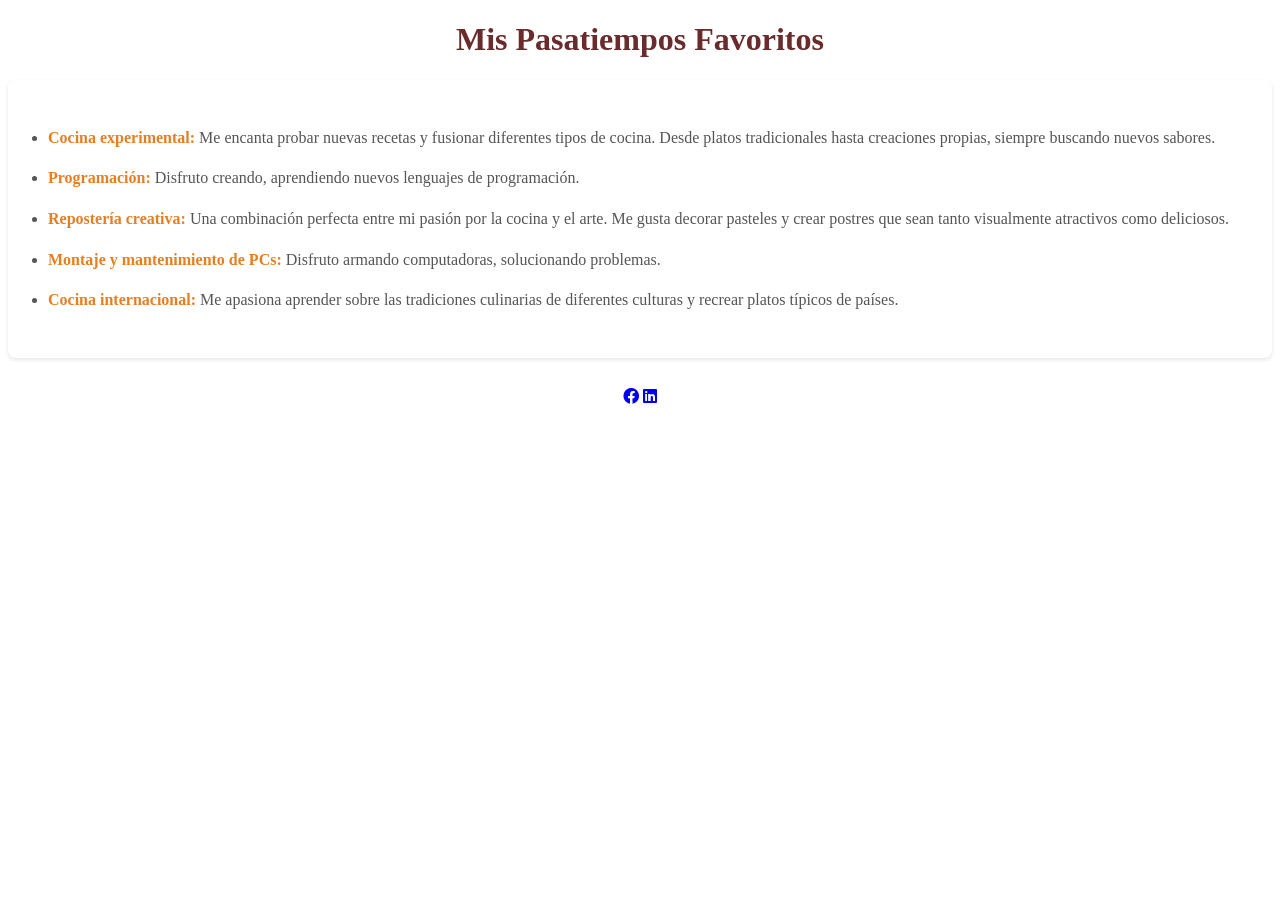
<file: 2_Enlaces_listas/index.html>
<!DOCTYPE html>
<html lang="es">
<head>
    <meta charset="UTF-8">
    <meta name="viewport" content="width=device-width, initial-scale=1.0">
    <title>Mis Pasatiempos</title>
     <link rel="stylesheet" href="https://cdnjs.cloudflare.com/ajax/libs/font-awesome/6.0.0/css/all.min.css">

    <style>
      
        h1 {
            color: #692b2b;
            text-align: center;
        }
        ul {
            background-color: white;
            padding: 30px 40px;
            border-radius: 8px;
            box-shadow: 0 2px 4px rgba(0,0,0,0.1);
        }
        li {
            margin: 15px 0;
            line-height: 1.6;
            color: #555;
        }
        strong {
            color: #e67e22;
        }
        .social-links {
            text-align: center;
            margin-top: 30px;
        }
    </style>
</head>
<body>
    <h1>Mis Pasatiempos Favoritos</h1>
    <ul>
        <li>
            <strong>Cocina experimental:</strong> Me encanta probar nuevas recetas y fusionar diferentes tipos de cocina. 
            Desde platos tradicionales hasta creaciones propias, siempre buscando nuevos sabores.
        </li>
        <li>
            <strong>Programación:</strong> Disfruto creando, aprendiendo 
            nuevos lenguajes de programación.
        </li>
        <li>
            <strong>Repostería creativa:</strong> Una combinación perfecta entre mi pasión por la cocina y el arte. 
            Me gusta decorar pasteles y crear postres que sean tanto visualmente atractivos como deliciosos.
        </li>
        <li>
            <strong>Montaje y mantenimiento de PCs:</strong> Disfruto armando computadoras, solucionando problemas.
        </li>
        <li>
            <strong>Cocina internacional:</strong> Me apasiona aprender sobre las tradiciones culinarias de diferentes 
            culturas y recrear platos típicos de países.
        </li>
    </ul>
        <div class="social-links">
                        <a href="https://www.facebook.com/share/1CRUWWqGFy/"><i class="fab fa-facebook"></i></a>
                        <a href="https://www.linkedin.com/in/milena-p-66038a101"><i class="fab fa-linkedin"></i></a>
        </div>
</body>
</html>
</file>
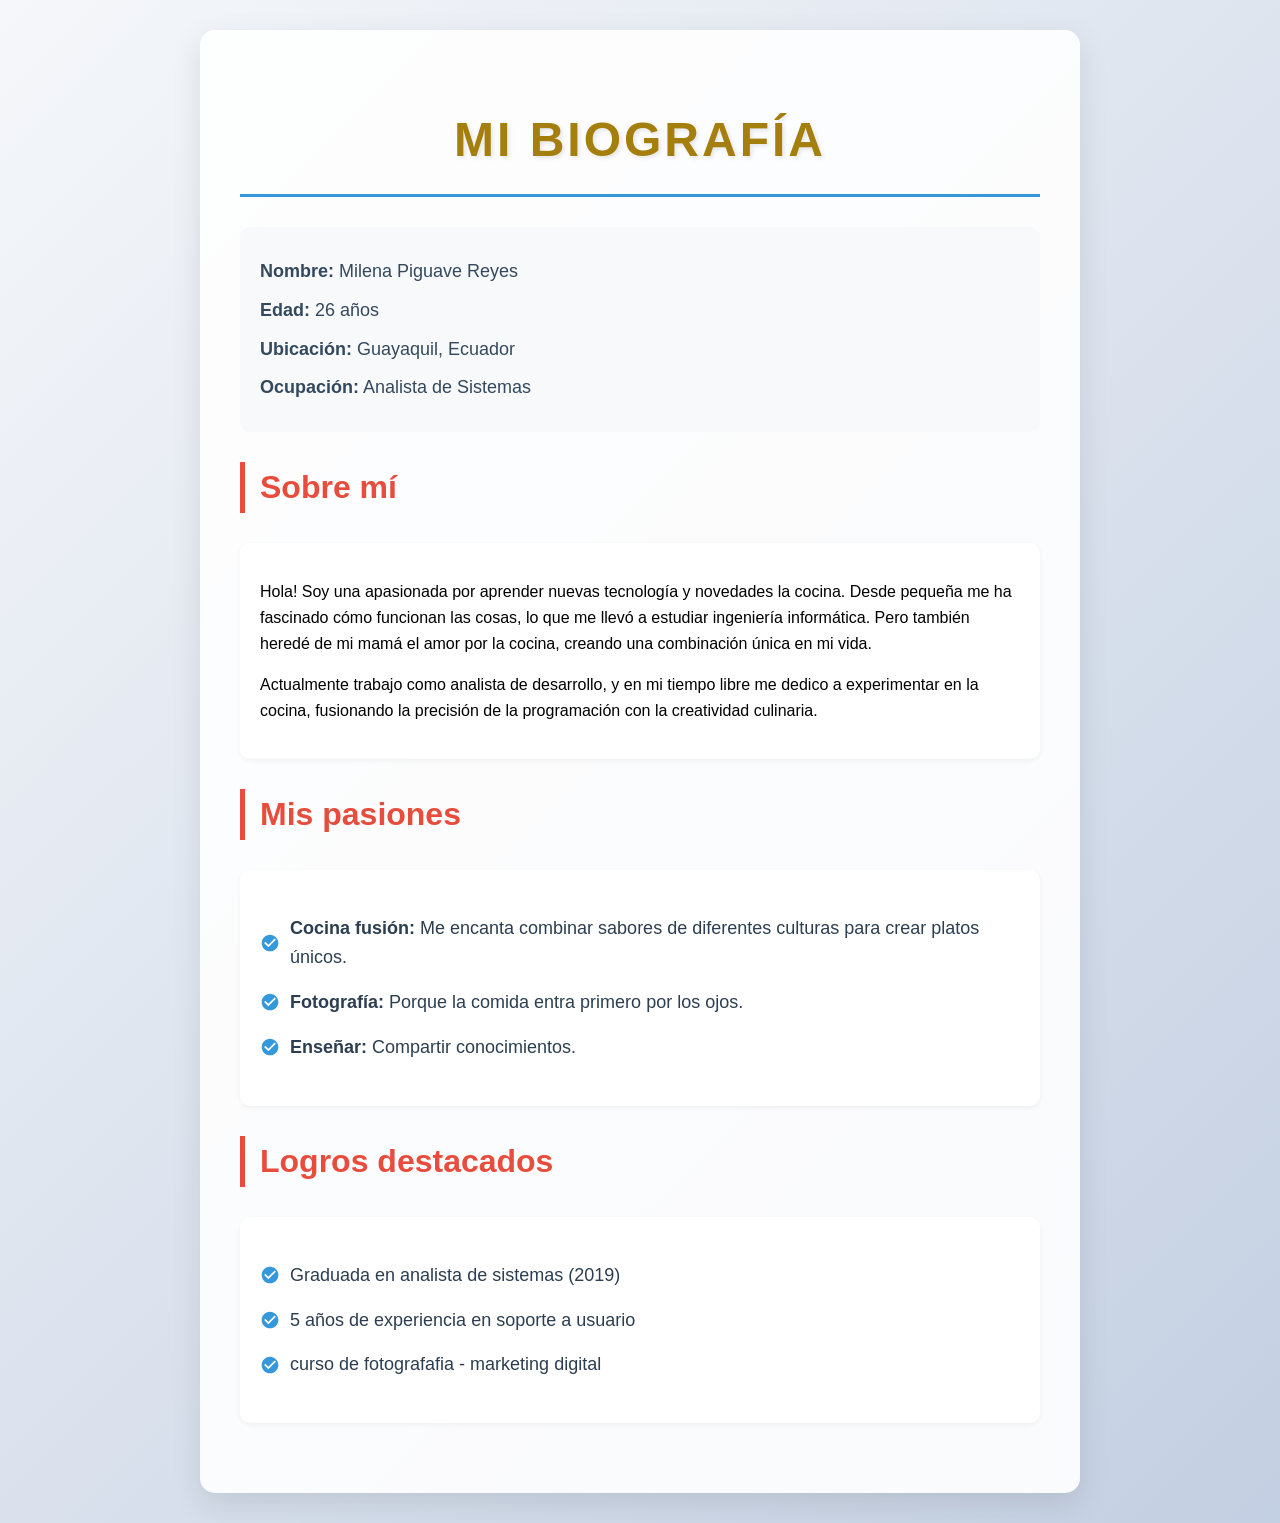
<file: biografia/index.html>
<!DOCTYPE html>
<html lang="es">
<head>
    <meta charset="UTF-8">
    <meta name="viewport" content="width=device-width, initial-scale=1.0">
    <title>Mi Biografía</title>
   <link rel="stylesheet" href="estilos.css">
</head>
<body>
    <div class="container">
        <h1> Mi Biografía </h1>
        
  
        <div class="info-personal">
            <p><strong>Nombre:</strong> Milena Piguave Reyes</p>
            <p><strong>Edad:</strong> 26 años</p>
            <p><strong>Ubicación:</strong> Guayaquil, Ecuador</p>
            <p><strong>Ocupación:</strong> Analista de Sistemas</p>
        </div>

        <h2>Sobre mí</h2>
        
        <div class="seccion">
            <p>Hola! Soy una apasionada por aprender nuevas tecnología y novedades la cocina. Desde pequeña me ha fascinado cómo funcionan las cosas, lo que me llevó a estudiar ingeniería informática. Pero también heredé de mi mamá el amor por la cocina, creando una combinación única en mi vida.</p>
            
            <p>Actualmente trabajo como analista de desarrollo, y en mi tiempo libre me dedico a experimentar en la cocina, fusionando la precisión de la programación con la creatividad culinaria.</p>
        </div>
        
        <h2>Mis pasiones</h2>
        
        <div class="seccion">
            <ul>
                <li><strong>Cocina fusión:</strong> Me encanta combinar sabores de diferentes culturas para crear platos únicos.</li>
                <li><strong>Fotografía:</strong> Porque la comida entra primero por los ojos.</li>
                <li><strong>Enseñar:</strong> Compartir conocimientos.</li>
            </ul>
        </div>
        
        <h2> Logros destacados</h2>
        
        <div class="seccion">
            <ul>
                <li> Graduada en analista de sistemas (2019)</li>
                <li>5 años de experiencia en soporte a usuario</li>
                <li>curso de fotografafia - marketing digital</li>
        </div>
 
    </div>
</body>
</html>
</file>
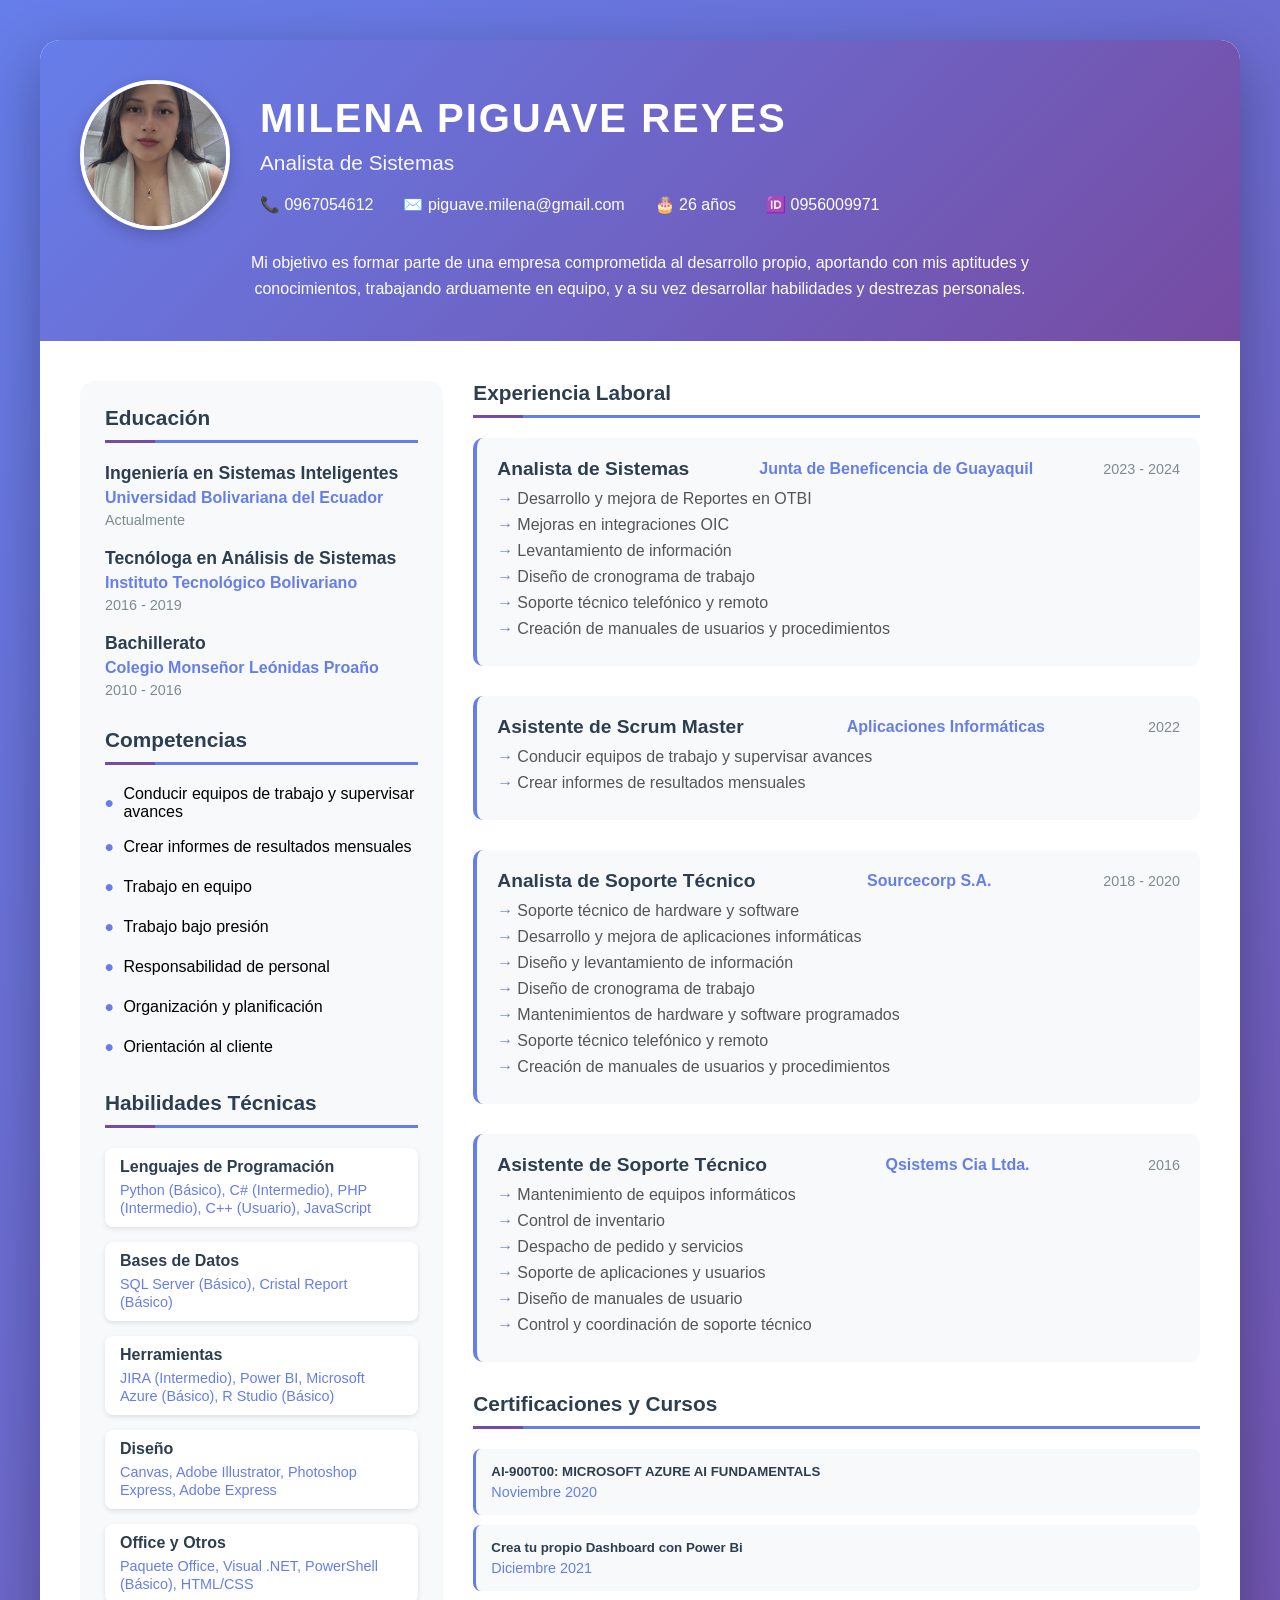
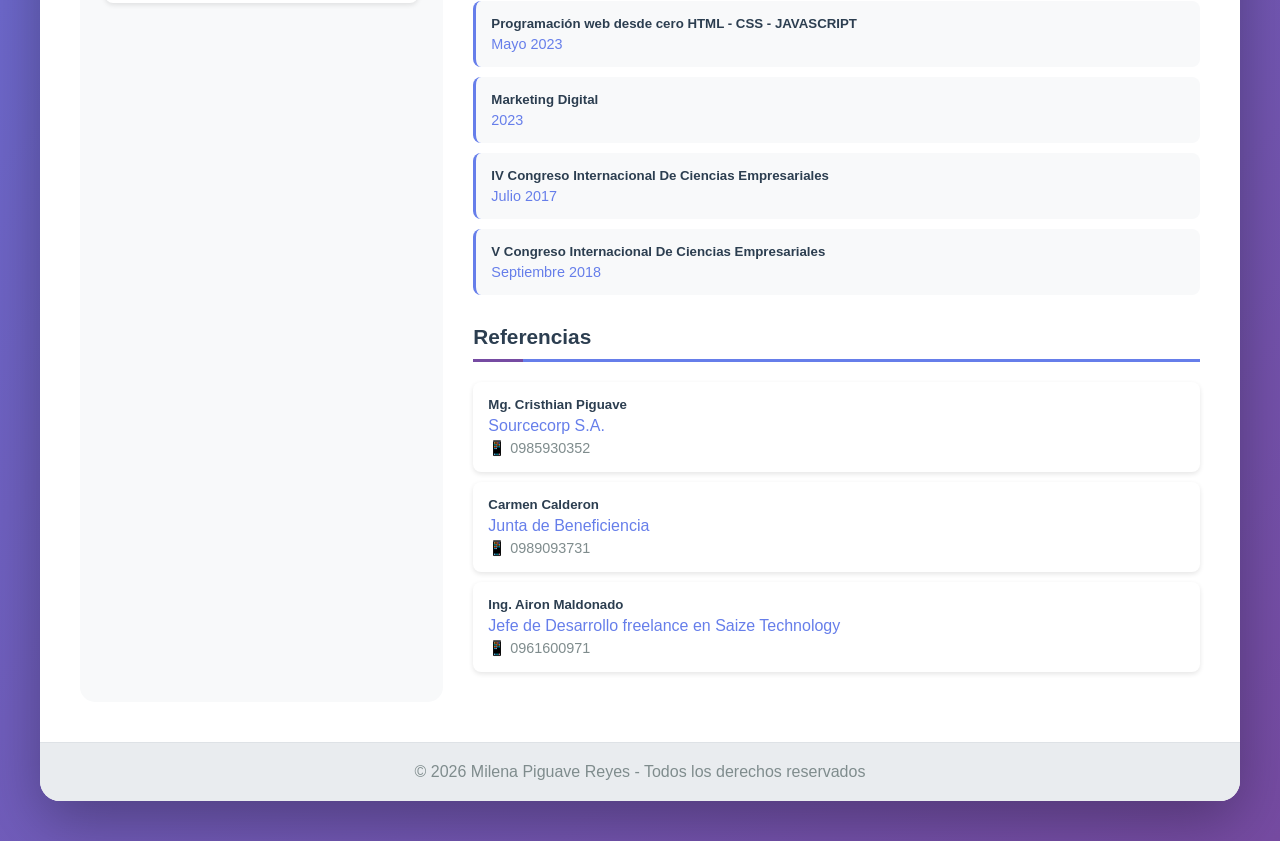
<file: cv_m_web/index.html>
<!DOCTYPE html>
<html lang="es">
<head>
    <meta charset="UTF-8">
    <meta name="viewport" content="width=device-width, initial-scale=1.0">
    <title>Milena Piguave - Analista de Sistemas</title>
    <link rel="stylesheet" href="styles.css">
</head>
<body>
    <div class="container">
        <!-- Header -->
        <div class="header">
            <div class="profile-container">
                <div class="profile-photo">
                   
                    <img src="img/foto-perfil.jpg" alt="Milena Piguave">

                </div>
                <div class="profile-info">
                    <h1>MILENA PIGUAVE REYES</h1>
                    <h2>Analista de Sistemas</h2>
                    <div class="contact-info">
                        <span>📞 0967054612</span>
                        <span>✉️ piguave.milena@gmail.com</span>
                        <span>🎂 26 años</span>
                        <span>🆔 0956009971</span>
                    </div>
                </div>
            </div>
            <p class="objective">
                Mi objetivo es formar parte de una empresa comprometida al desarrollo propio, aportando con mis aptitudes y conocimientos, trabajando arduamente en equipo, y a su vez desarrollar habilidades y destrezas personales.
            </p>
        </div>

        <!-- Main Content -->
        <div class="main-content">
            <!-- Sidebar -->
            <div class="sidebar">
                <!-- Educación -->
                <div class="section">
                    <h3>Educación</h3>
                    <div class="education-item">
                        <h4>Ingeniería en Sistemas Inteligentes</h4>
                        <div class="institution">Universidad Bolivariana del Ecuador</div>
                        <div class="date">Actualmente</div>
                    </div>
                    <div class="education-item">
                        <h4>Tecnóloga en Análisis de Sistemas</h4>
                        <div class="institution">Instituto Tecnológico Bolivariano</div>
                        <div class="date">2016 - 2019</div>
                    </div>
                    <div class="education-item">
                        <h4>Bachillerato</h4>
                        <div class="institution">Colegio Monseñor Leónidas Proaño</div>
                        <div class="date">2010 - 2016</div>
                    </div>
                </div>

                <!-- Competencias -->
                <div class="section">
                    <h3>Competencias</h3>
                    <ul class="skills-list">
                        <li>Conducir equipos de trabajo y supervisar avances</li>
                        <li>Crear informes de resultados mensuales</li>
                        <li>Trabajo en equipo</li>
                        <li>Trabajo bajo presión</li>
                        <li>Responsabilidad de personal</li>
                        <li>Organización y planificación</li>
                        <li>Orientación al cliente</li>
                    </ul>
                </div>

                <!-- Habilidades Técnicas -->
                <div class="section">
                    <h3>Habilidades Técnicas</h3>
                    <div class="tech-skills">
                        <div class="tech-skill-item">
                            <strong>Lenguajes de Programación</strong>
                            <span>Python (Básico), C# (Intermedio), PHP (Intermedio), C++ (Usuario), JavaScript</span>
                        </div>
                        <div class="tech-skill-item">
                            <strong>Bases de Datos</strong>
                            <span>SQL Server (Básico), Cristal Report (Básico)</span>
                        </div>
                        <div class="tech-skill-item">
                            <strong>Herramientas</strong>
                            <span>JIRA (Intermedio), Power BI, Microsoft Azure (Básico), R Studio (Básico)</span>
                        </div>
                        <div class="tech-skill-item">
                            <strong>Diseño</strong>
                            <span>Canvas, Adobe Illustrator, Photoshop Express, Adobe Express</span>
                        </div>
                        <div class="tech-skill-item">
                            <strong>Office y Otros</strong>
                            <span>Paquete Office, Visual .NET, PowerShell (Básico), HTML/CSS</span>
                        </div>
                    </div>
                </div>
            </div>

            <!-- Experiencia Laboral -->
            <div class="main-right">
                <div class="section">
                    <h3>Experiencia Laboral</h3>
                    
                    <div class="experience-item">
                        <div class="experience-header">
                            <h4>Analista de Sistemas</h4>
                            <span class="company">Junta de Beneficencia de Guayaquil</span>
                            <span class="date">2023 - 2024</span>
                        </div>
                        <ul>
                            <li>Desarrollo y mejora de Reportes en OTBI</li>
                            <li>Mejoras en integraciones OIC</li>
                            <li>Levantamiento de información</li>
                            <li>Diseño de cronograma de trabajo</li>
                            <li>Soporte técnico telefónico y remoto</li>
                            <li>Creación de manuales de usuarios y procedimientos</li>
                        </ul>
                    </div>

                    <div class="experience-item">
                        <div class="experience-header">
                            <h4>Asistente de Scrum Master</h4>
                            <span class="company">Aplicaciones Informáticas</span>
                            <span class="date">2022</span>
                        </div>
                        <ul>
                            <li>Conducir equipos de trabajo y supervisar avances</li>
                            <li>Crear informes de resultados mensuales</li>
                        </ul>
                    </div>

                    <div class="experience-item">
                        <div class="experience-header">
                            <h4>Analista de Soporte Técnico</h4>
                            <span class="company">Sourcecorp S.A.</span>
                            <span class="date">2018 - 2020</span>
                        </div>
                        <ul>
                            <li>Soporte técnico de hardware y software</li>
                            <li>Desarrollo y mejora de aplicaciones informáticas</li>
                            <li>Diseño y levantamiento de información</li>
                            <li>Diseño de cronograma de trabajo</li>
                            <li>Mantenimientos de hardware y software programados</li>
                            <li>Soporte técnico telefónico y remoto</li>
                            <li>Creación de manuales de usuarios y procedimientos</li>
                        </ul>
                    </div>

                    <div class="experience-item">
                        <div class="experience-header">
                            <h4>Asistente de Soporte Técnico</h4>
                            <span class="company">Qsistems Cia Ltda.</span>
                            <span class="date">2016</span>
                        </div>
                        <ul>
                            <li>Mantenimiento de equipos informáticos</li>
                            <li>Control de inventario</li>
                            <li>Despacho de pedido y servicios</li>
                            <li>Soporte de aplicaciones y usuarios</li>
                            <li>Diseño de manuales de usuario</li>
                            <li>Control y coordinación de soporte técnico</li>
                        </ul>
                    </div>
                </div>

                <!-- Certificaciones -->
                <div class="section">
                    <h3>Certificaciones y Cursos</h3>
                    
                    <div class="certification-item">
                        <h5>AI-900T00: MICROSOFT AZURE AI FUNDAMENTALS</h5>
                        <div class="date">Noviembre 2020</div>
                    </div>

                    <div class="certification-item">
                        <h5>Crea tu propio Dashboard con Power Bi</h5>
                        <div class="date">Diciembre 2021</div>
                    </div>

                    <div class="certification-item">
                        <h5>Programación web desde cero HTML - CSS - JAVASCRIPT</h5>
                        <div class="date">Mayo 2023</div>
                    </div>

                    <div class="certification-item">
                        <h5>Marketing Digital</h5>
                        <div class="date">2023</div>
                    </div>

                    <div class="certification-item">
                        <h5>IV Congreso Internacional De Ciencias Empresariales</h5>
                        <div class="date">Julio 2017</div>
                    </div>

                    <div class="certification-item">
                        <h5>V Congreso Internacional De Ciencias Empresariales</h5>
                        <div class="date">Septiembre 2018</div>
                    </div>
                </div>

                <!-- Referencias -->
                <div class="section">
                    <h3>Referencias</h3>
                    
                    <div class="reference-item">
                        <h5>Mg. Cristhian Piguave</h5>
                        <p>Sourcecorp S.A.</p>
                        <div class="phone">📱 0985930352</div>
                    </div>

                    <div class="reference-item">
                        <h5>Carmen Calderon</h5>
                        <p>Junta de Beneficiencia</p>
                        <div class="phone">📱 0989093731</div>
                    </div>

                    <div class="reference-item">
                        <h5>Ing. Airon Maldonado</h5>
                        <p>Jefe de Desarrollo freelance en Saize Technology</p>
                        <div class="phone">📱 0961600971</div>
                    </div>
                </div>
            </div>
        </div>

        <!-- Footer -->
        <div class="footer">
            <p>© 2026 Milena Piguave Reyes - Todos los derechos reservados</p>
        </div>
    </div>
</body>
</html>
</file>
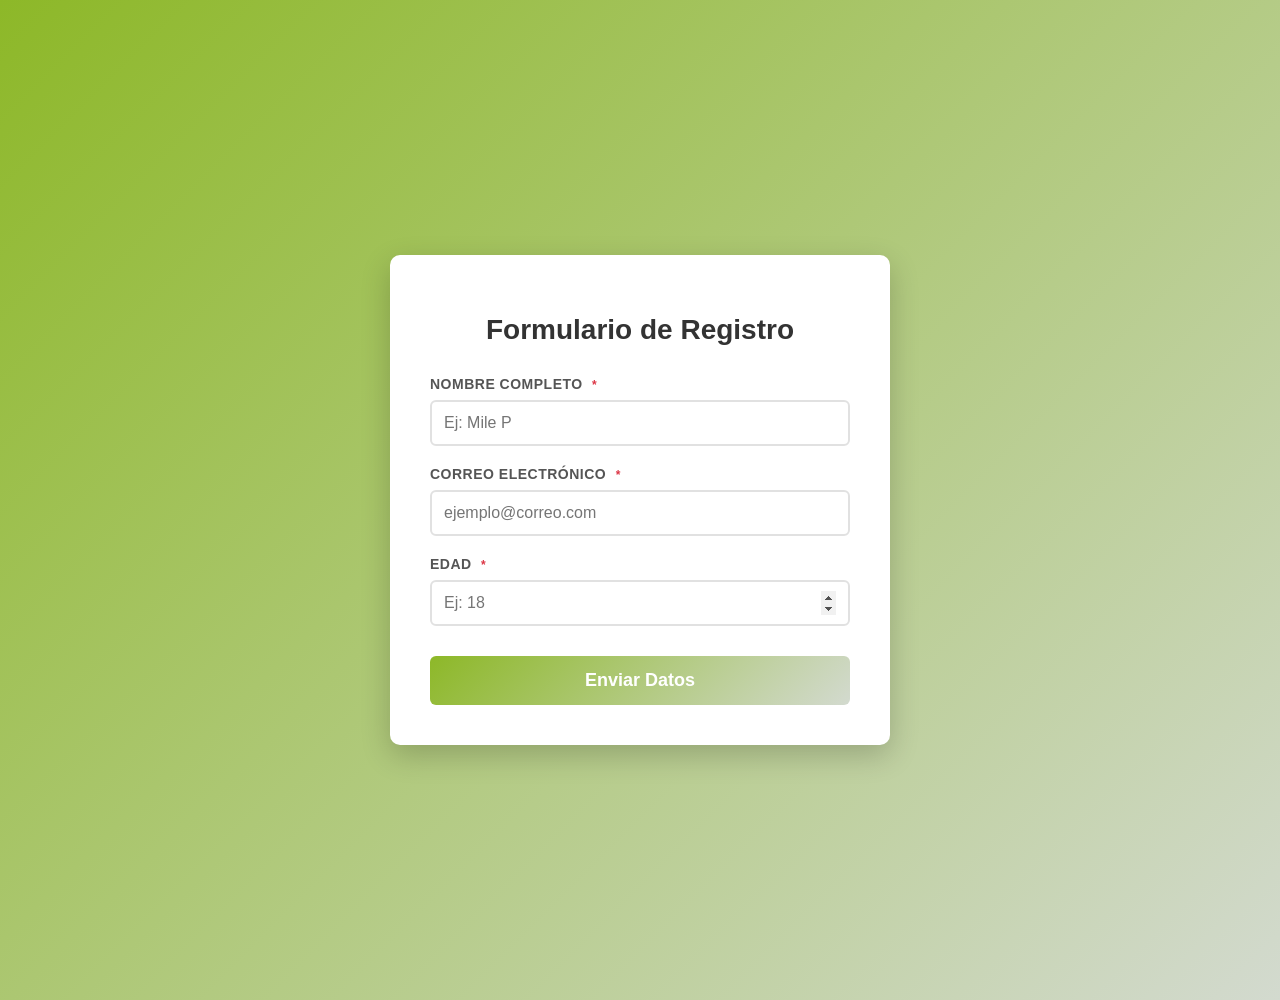
<file: formulario/index.html>
<!DOCTYPE html>
<html lang="es">
<head>
    <meta charset="UTF-8">
    <meta name="viewport" content="width=device-width, initial-scale=1.0">
    <title>Formulario de Registro Básico</title>
    <style>
        body {
            font-family: 'Segoe UI', Tahoma, Geneva, Verdana, sans-serif;
            max-width: 500px;
            margin: 30px auto;
            padding: 20px;
            background: linear-gradient(135deg, #8db828 0%, #d3dacf 100%);
            min-height: 100vh;
            display: flex;
            align-items: center;
            justify-content: center;
        }
        
        .form-container {
            background-color: white;
            padding: 40px;
            border-radius: 10px;
            box-shadow: 0 10px 30px rgba(0,0,0,0.2);
            width: 100%;
        }
        
        h1 {
            text-align: center;
            color: #333;
            margin-bottom: 30px;
            font-size: 28px;
        }
        
        .form-group {
            margin-bottom: 20px;
        }
        
        label {
            display: block;
            margin-bottom: 8px;
            font-weight: 600;
            color: #555;
            font-size: 14px;
            text-transform: uppercase;
            letter-spacing: 0.5px;
        }
        
        input {
            width: 100%;
            padding: 12px;
            border: 2px solid #e1e1e1;
            border-radius: 6px;
            font-size: 16px;
            transition: border-color 0.3s, box-shadow 0.3s;
            box-sizing: border-box;
        }
        
        input:focus {
            outline: none;
            border-color: #667eea;
            box-shadow: 0 0 0 3px rgba(102, 126, 234, 0.1);
        }
        
    
        
        input[type="number"]::-webkit-inner-spin-button,
        input[type="number"]::-webkit-outer-spin-button {
            opacity: 1;
            height: 24px;
        }
        
        button {
            width: 100%;
            padding: 14px;
            background: linear-gradient(135deg, #8db828 0%, #d3dacf 100%);
            color: white;
            border: none;
            border-radius: 6px;
            font-size: 18px;
            font-weight: 600;
            cursor: pointer;
            transition: transform 0.2s, box-shadow 0.2s;
            margin-top: 10px;
        }
        
        button:hover {
            transform: translateY(-2px);
            box-shadow: 0 5px 20px rgba(102, 126, 234, 0.4);
        }
        
        button:active {
            transform: translateY(0);
        }
        
        .datos-enviados {
            margin-top: 20px;
            padding: 15px;
            background-color: #f8f9fa;
            border-radius: 6px;
            border-left: 4px solid #28a745;
        }
        
        .datos-enviados h3 {
            margin: 0 0 10px 0;
            color: #28a745;
            font-size: 18px;
        }
        
        .datos-enviados p {
            margin: 5px 0;
            color: #555;
        }
        
        .requerido {
            color: #dc3545;
            font-size: 12px;
            margin-left: 5px;
        }
    </style>
</head>
<body>
    <div class="form-container">
        <h1> Formulario de Registro</h1>
        
        <form action="#" method="POST" id="miFormulario">
            <div class="form-group">
                <label for="nombre">
                    Nombre completo <span class="requerido">*</span>
                </label>
                <input 
                    type="text" 
                    id="nombre" 
                    name="nombre" 
                    placeholder="Ej: Mile P"
                    required
                    minlength="3"
                    maxlength="50"
                >
            </div>

            <div class="form-group">
                <label for="email">
                    Correo electrónico <span class="requerido">*</span>
                </label>
                <input 
                    type="email" 
                    id="email" 
                    name="email" 
                    placeholder="ejemplo@correo.com"
                    required
                >
            </div>
            
            <div class="form-group">
                <label for="edad">
                    Edad <span class="requerido">*</span>
                </label>
                <input 
                    type="number" 
                    id="edad" 
                    name="edad" 
                    placeholder="Ej: 18"
                    required
                    min="1"
                    max="120"
                    step="1"
                >
            </div>
            
            <button type="submit" id="btnEnviar">
                 Enviar Datos
            </button>
        </form>
        <div class="datos-enviados" id="resultado" style="display: none;">
            <h3>✅ Datos enviados correctamente:</h3>
            <p><strong>Nombre:</strong> <span id="mostrarNombre"></span></p>
            <p><strong>Email:</strong> <span id="mostrarEmail"></span></p>
            <p><strong>Edad:</strong> <span id="mostrarEdad"></span> años</p>
        </div>
    </div>

    <script>

        document.getElementById('miFormulario').addEventListener('submit', function(event) {
   
            event.preventDefault();
     
            const nombre = document.getElementById('nombre').value;
            const email = document.getElementById('email').value;
            const edad = document.getElementById('edad').value;
            
   
            if (nombre && email && edad) {
    
                document.getElementById('mostrarNombre').textContent = nombre;
                document.getElementById('mostrarEmail').textContent = email;
                document.getElementById('mostrarEdad').textContent = edad;
                
                document.getElementById('resultado').style.display = 'block';
                document.getElementById('miFormulario').reset();
                
                alert('¡Formulario enviado con éxito!');
            } else {
                alert('Por favor, completa todos los campos requeridos.');
            }
        });
    </script>
</body>
</html>
</file>
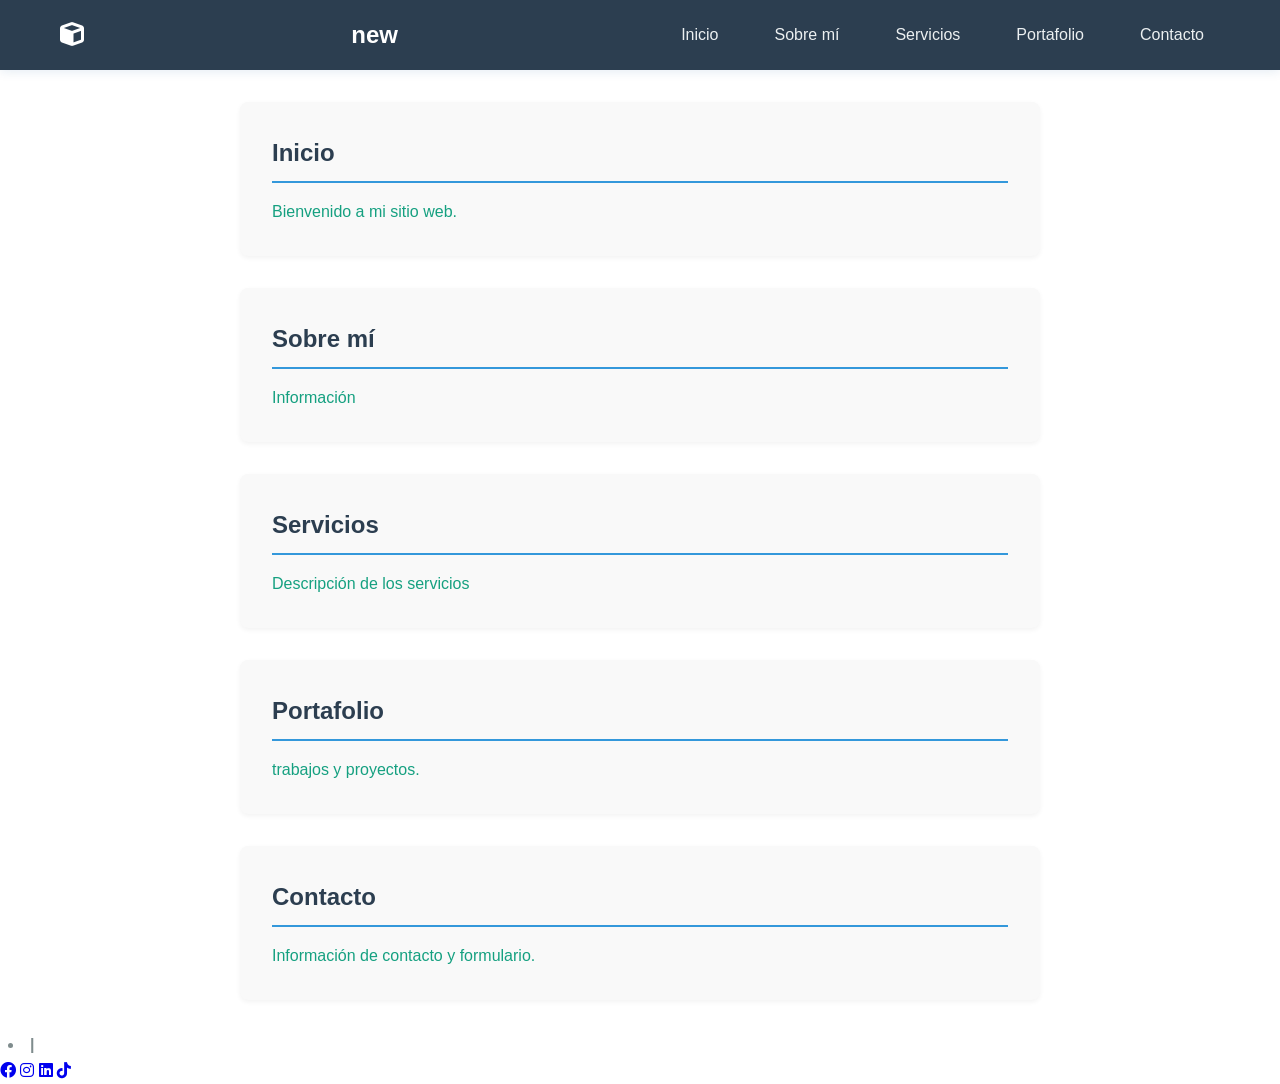
<file: navegacion/index.html>
<!DOCTYPE html>
<html lang="es">
<head>
    <meta charset="UTF-8">
    <meta name="viewport" content="width=device-width, initial-scale=1.0">
    <title>Barra de Navegación</title>
    <link rel="stylesheet" href="css/styles.css">
    <link rel="stylesheet" href="https://cdnjs.cloudflare.com/ajax/libs/font-awesome/6.0.0/css/all.min.css">
</head>
<body>
    <nav class="navbar">
        <div class="nav-container">
             
            
           <div class="logo">
                <i class="fas fa-cube"></i>
            </div>
                <a href="#" class="logo">new</a>
            <ul class="nav-menu">
                <li><a href="#inicio" class="nav-link">Inicio</a></li>
                <li><a href="#sobre-mi" class="nav-link">Sobre mí</a></li>
                <li><a href="#servicios" class="nav-link">Servicios</a></li>
                <li><a href="#portafolio" class="nav-link">Portafolio</a></li>
                <li><a href="#contacto" class="nav-link">Contacto</a></li>
                
            </ul>
        </div>
    </nav>

    <main>
        <section id="inicio" class="section">
            <h2>Inicio</h2>
            <p>Bienvenido a mi sitio web. </p>
        </section>
        
        <section id="sobre-mi" class="section">
            <h2>Sobre mí</h2>
            <p>Información</p>
        </section>
        
        <section id="servicios" class="section">
            <h2>Servicios</h2>
            <p>Descripción de los servicios</p>
        </section>
        
        <section id="portafolio" class="section">
            <h2>Portafolio</h2>
            <p>trabajos y proyectos.</p>
        </section>
        
        <section id="contacto" class="section">
            <h2>Contacto</h2>
            <p>Información de contacto y formulario.</p>
        </section>

        <li class="separador">|</li>          
                    <a href="https://www.facebook.com/share/1CRUWWqGFy/"><i class="fab fa-facebook"></i></a>
                    <a href="https://www.instagram.com/3d_impresion?igsh=NmR1NnlvYWxtb2x2"><i class="fab fa-instagram"></i></a>
                    <a href="https://www.linkedin.com/in/milena-p-66038a101"><i class="fab fa-linkedin"></i></a>
                    <a href="https://vt.tiktok.com/ZSuFq27sT/"><i class="fab fa-tiktok"></i></a>
    </main>
</body>
</html>
</file>
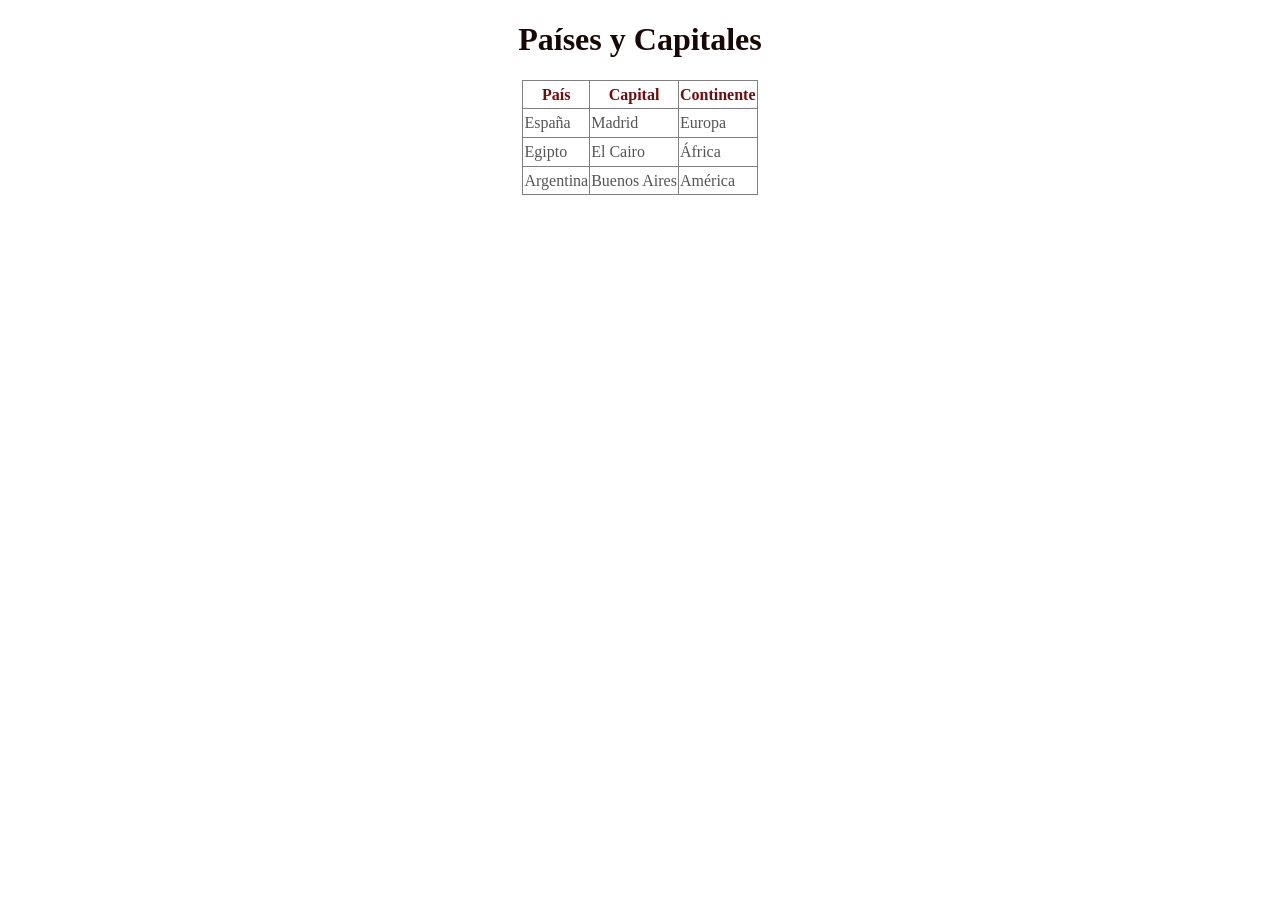
<file: tabla/index.html>
<!DOCTYPE html>
<html lang="es">
<head>
    <meta charset="UTF-8">
    <title>Países y Capitales</title>
    <style>
      
        h1 {
            color: #180707;
            text-align: center;
        }
        th {
            margin: 15px 0;
            line-height: 1.6;
            color: #6f0d0d;
        }
        td {
            margin: 15px 0;
            line-height: 1.6;
            color: #555;
        }
         table {
            margin: 0 auto;
            border-collapse: collapse;
        }
    </style>
</head>

<body>
    
    <h1>Países y Capitales</h1>
    
    <table border="1">
        <tr>
            <th>País</th>
            <th>Capital</th>
            <th>Continente</th>
        </tr>
        <tr>
            <td>España</td>
            <td>Madrid</td>
            <td>Europa</td>
        </tr>
        <tr>
            <td>Egipto</td>
            <td>El Cairo</td>
            <td>África</td>
        </tr>
        <tr>
            <td>Argentina</td>
            <td>Buenos Aires</td>
            <td>América</td>
        </tr>
    </table>
</body>
</html>
</file>
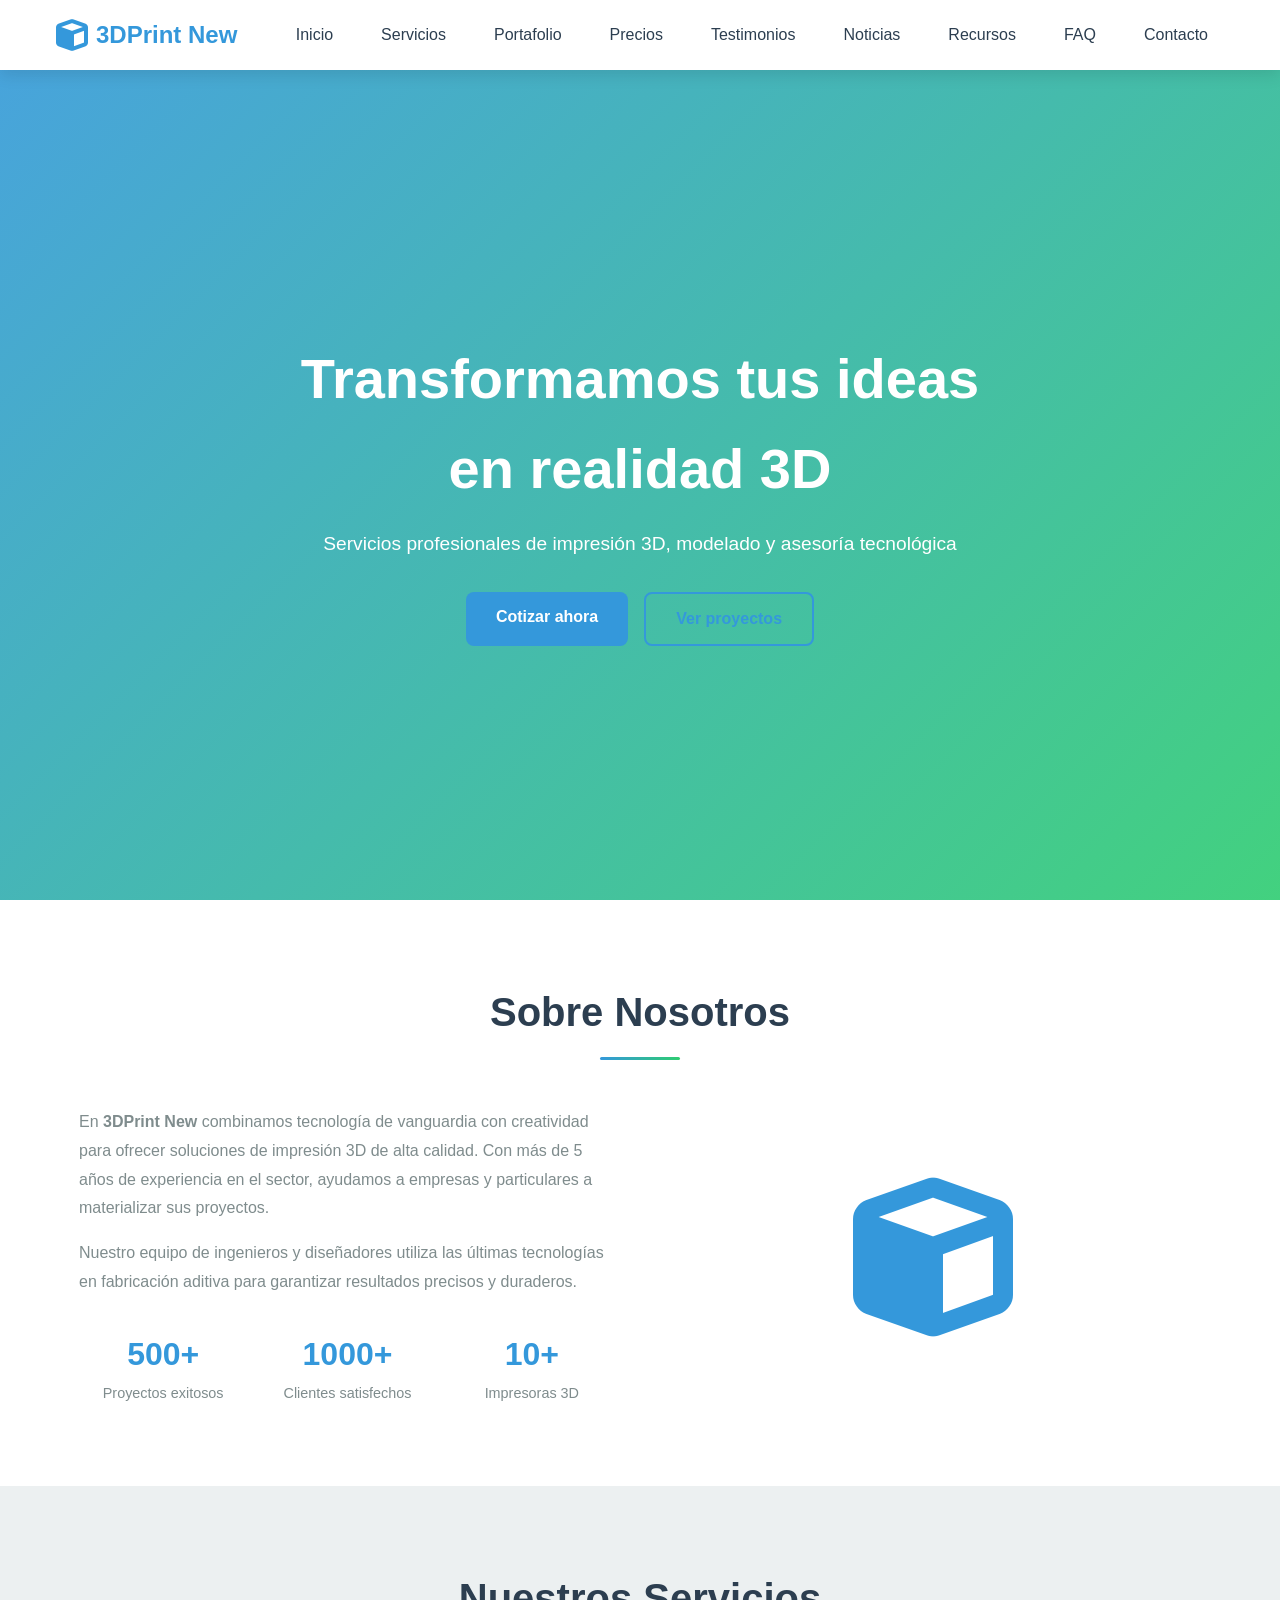
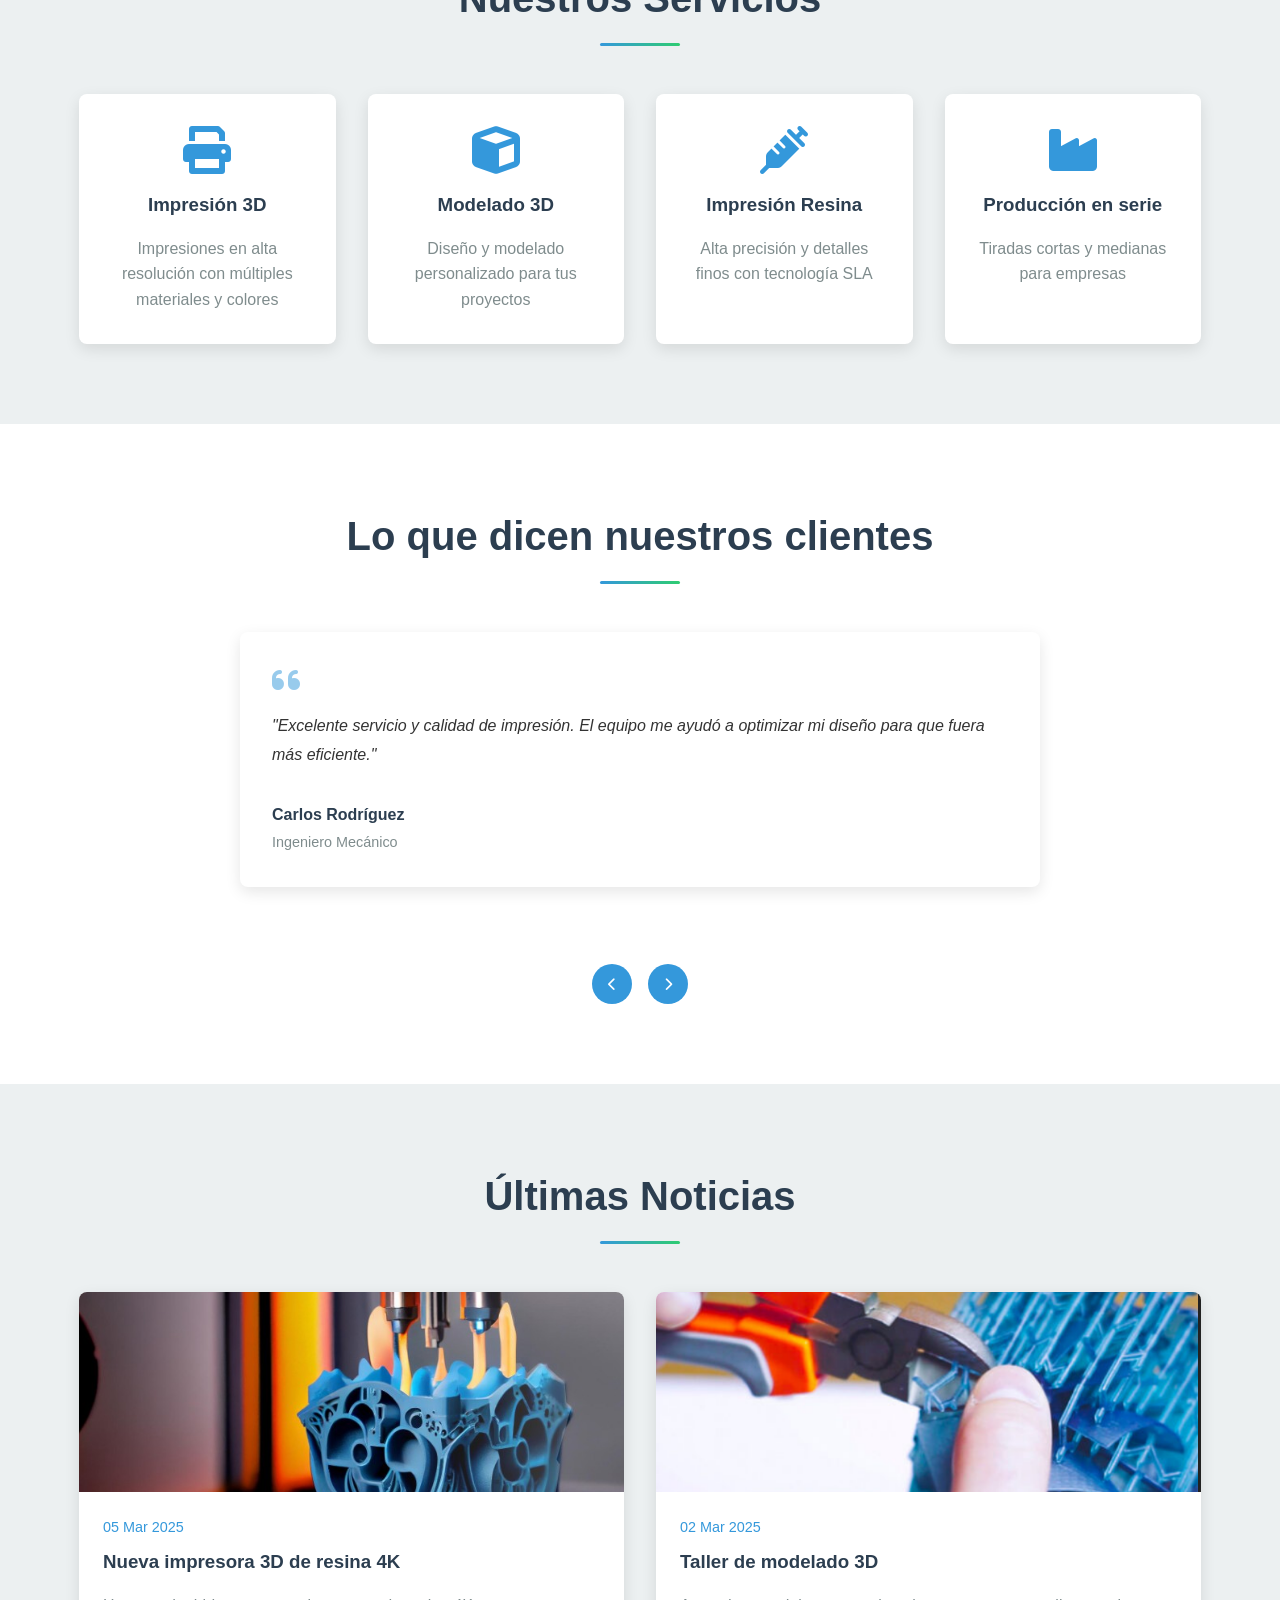
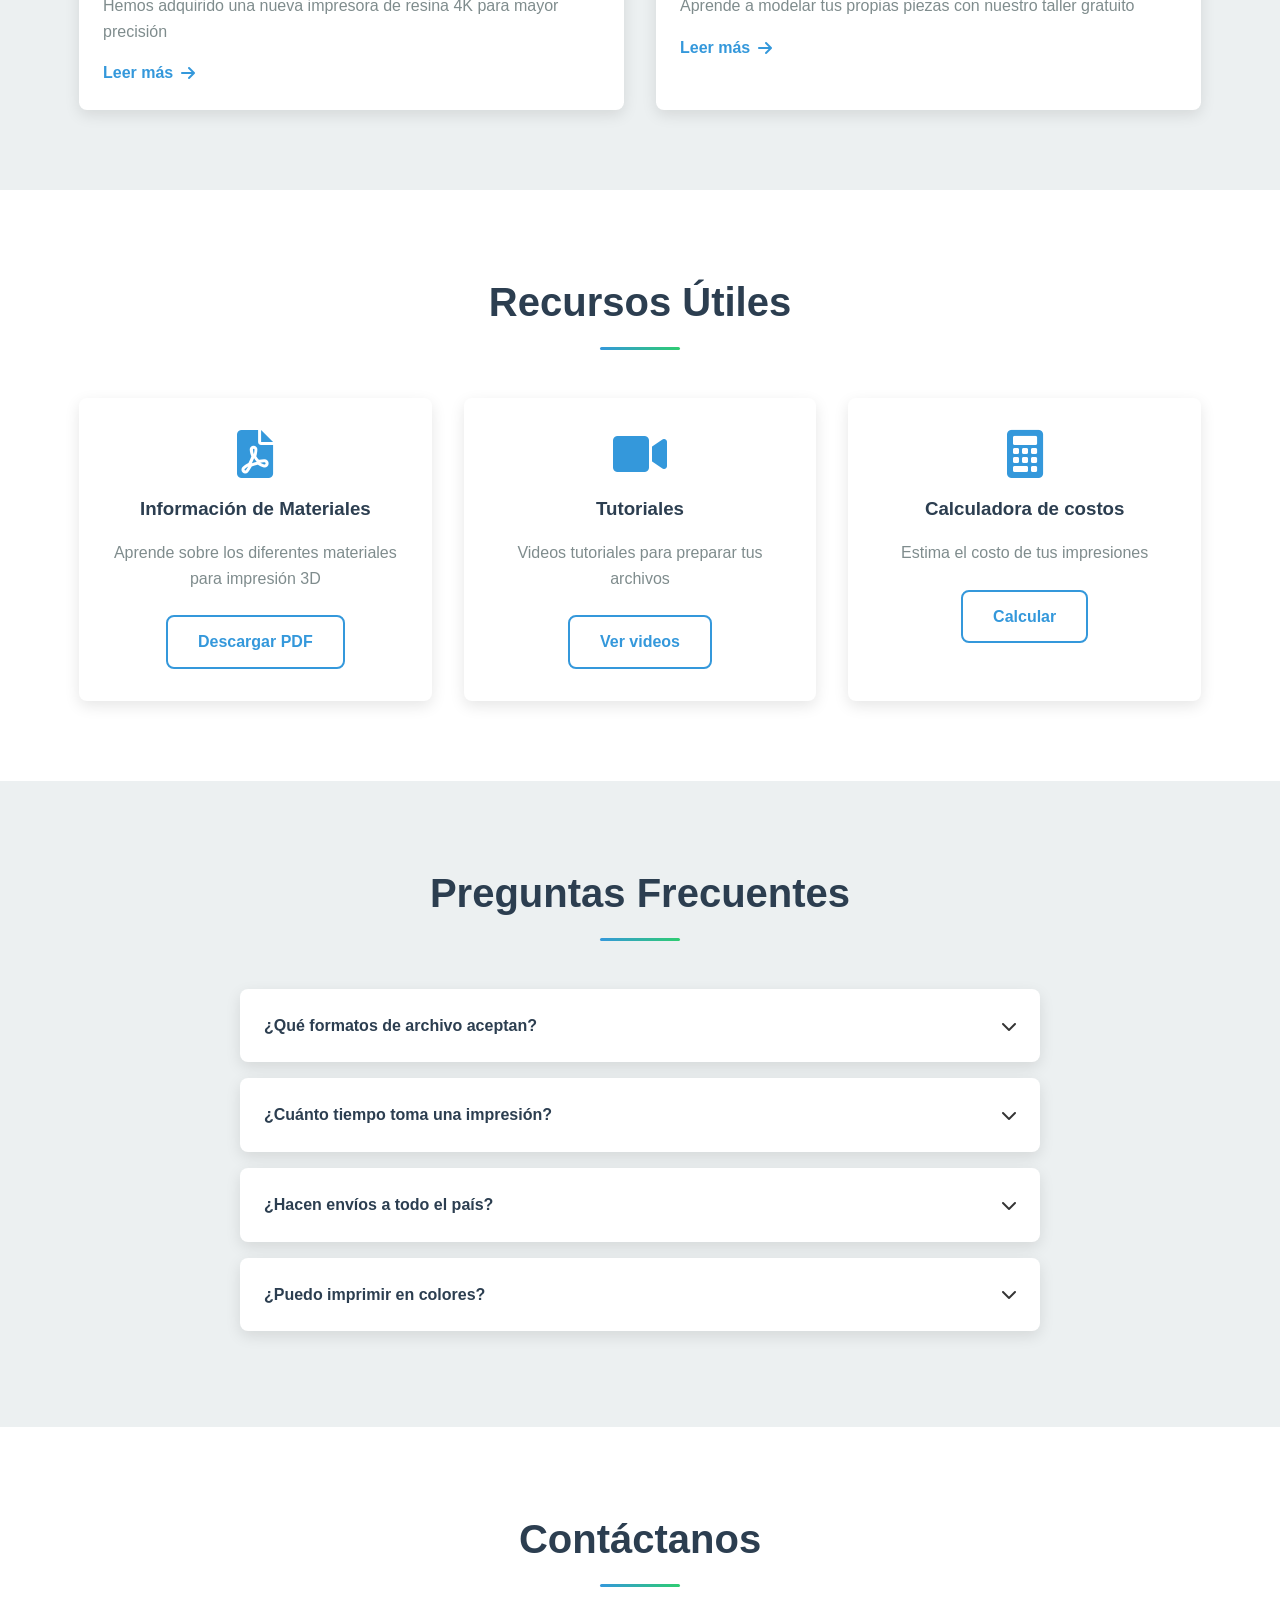
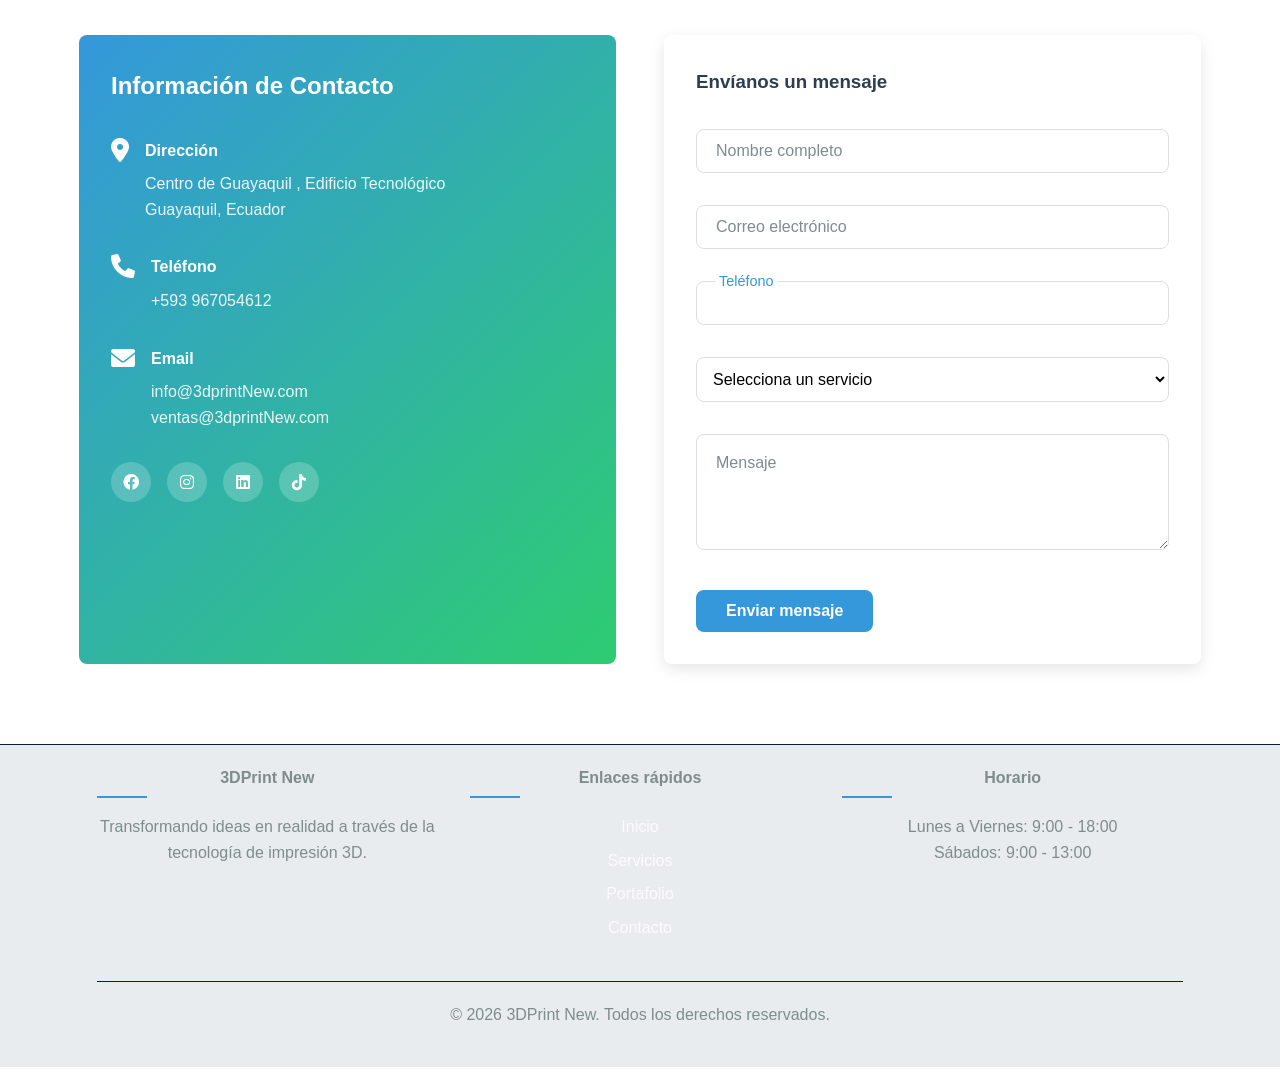
<file: web_tecnologico/index.html>
<!DOCTYPE html>
<html lang="es">
<head>
    <meta charset="UTF-8">
    <meta name="viewport" content="width=device-width, initial-scale=1.0">
    <title>3DPrint New - Impresiones 3D Profesionales</title>
    <link rel="stylesheet" href="css/styles.css">
    <!-- Font Awesome para iconos -->
    <link rel="stylesheet" href="https://cdnjs.cloudflare.com/ajax/libs/font-awesome/6.0.0/css/all.min.css">
</head>
<body>
    <!-- Barra de navegación -->
    <nav class="navbar">
        <div class="nav-container">
            <div class="logo">
                <i class="fas fa-cube"></i>
                <span>3DPrint New</span>
            </div>
            <div class="menu-toggle" id="menuToggle">
                <i class="fas fa-bars"></i>
            </div>
            <ul class="nav-menu" id="navMenu">
                <li><a href="index.html" class="active">Inicio</a></li>
                <li><a href="#servicios">Servicios</a></li>
                <li><a href="portafolio.html">Portafolio</a></li>
                <li><a href="planes.html">Precios</a></li>
                <li><a href="#testimonios">Testimonios</a></li>
                <li><a href="#noticias">Noticias</a></li>
                <li><a href="#recursos">Recursos</a></li>
                <li><a href="#faq">FAQ</a></li>
                <li><a href="#contacto">Contacto</a></li>
            </ul>
        </div>
    </nav>

    <!-- Sección Inicio -->
    <section id="inicio" class="hero">
        <div class="hero-content">
            <h1>Transformamos tus ideas en realidad 3D</h1>
            <p>Servicios profesionales de impresión 3D, modelado y asesoría tecnológica</p>
            <div class="hero-buttons">
                <a href="#contacto" class="btn btn-primary">Cotizar ahora</a>
                <a href="portafolio.html" class="btn btn-secondary">Ver proyectos</a>
            </div>
        </div>
    </section>

    <!-- Descripción de la empresa -->
    <section id="descripcion" class="description">
        <div class="container">
            <h2 class="section-title">Sobre Nosotros</h2>
            <div class="description-content">
                <div class="description-text">
                    <p>En <strong>3DPrint New</strong> combinamos tecnología de vanguardia con creatividad para ofrecer soluciones de impresión 3D de alta calidad. Con más de 5 años de experiencia en el sector, ayudamos a empresas y particulares a materializar sus proyectos.</p>
                    <p>Nuestro equipo de ingenieros y diseñadores utiliza las últimas tecnologías en fabricación aditiva para garantizar resultados precisos y duraderos.</p>
                    <div class="stats">
                        <div class="stat-item">
                            <span class="stat-number">500+</span>
                            <span class="stat-label">Proyectos exitosos</span>
                        </div>
                        <div class="stat-item">
                            <span class="stat-number">1000+</span>
                            <span class="stat-label">Clientes satisfechos</span>
                        </div>
                        <div class="stat-item">
                            <span class="stat-number">10+</span>
                            <span class="stat-label">Impresoras 3D</span>
                        </div>
                    </div>
                </div>
                <div class="description-image">
                    <i class="fas fa-cube fa-10x"></i>
                </div>
            </div>
        </div>
    </section>

    <!-- Servicios -->
    <section id="servicios" class="services">
        <div class="container">
            <h2 class="section-title">Nuestros Servicios</h2>
            <div class="services-grid">
                <div class="service-card">
                    <i class="fas fa-print fa-3x"></i>
                    <h3>Impresión 3D</h3>
                    <p>Impresiones en alta resolución con múltiples materiales y colores</p>
                </div>
                <div class="service-card">
                    <i class="fas fa-cube fa-3x"></i>
                    <h3>Modelado 3D</h3>
                    <p>Diseño y modelado personalizado para tus proyectos</p>
                </div>
                <div class="service-card">
                    <i class="fas fa-syringe fa-3x"></i>
                    <h3>Impresión Resina</h3>
                    <p>Alta precisión y detalles finos con tecnología SLA</p>
                </div>
                <div class="service-card">
                    <i class="fas fa-industry fa-3x"></i>
                    <h3>Producción en serie</h3>
                    <p>Tiradas cortas y medianas para empresas</p>
                </div>
            </div>
        </div>
    </section>
    
    <!-- Testimonios -->
    <section id="testimonios" class="testimonials">
        <div class="container">
            <h2 class="section-title">Lo que dicen nuestros clientes</h2>
            <div class="testimonials-slider" id="testimonialsSlider">
                <div class="testimonial-card">
                    <div class="testimonial-content">
                        <i class="fas fa-quote-left"></i>
                        <p>"Excelente servicio y calidad de impresión. El equipo me ayudó a optimizar mi diseño para que fuera más eficiente."</p>
                    </div>
                    <div class="testimonial-author">
    
                        <div>
                            <h4>Carlos Rodríguez</h4>
                            <p>Ingeniero Mecánico</p>
                        </div>
                    </div>
                </div>
                <div class="testimonial-card">
                    <div class="testimonial-content">
                        <i class="fas fa-quote-left"></i>
                        <p>"Rápidos, profesionales y con una calidad increíble. Definitivamente mi primera opción para prototipos."</p>
                    </div>
                    <div class="testimonial-author">
                       
                        <div>
                            <h4>Ana Martínez</h4>
                            <p>Diseñadora Industrial</p>
                        </div>
                    </div>
                </div>
                <div class="testimonial-card">
                    <div class="testimonial-content">
                        <i class="fas fa-quote-left"></i>
                        <p>"Me imprimieron una pieza médica con una precisión increíble. Superaron todas mis expectativas."</p>
                    </div>
                    <div class="testimonial-author">
                
                        <div>
                            <h4>Dr. Roberto Sánchez</h4>
                            <p>Investigador Médico</p>
                        </div>
                    </div>
                </div>
            </div>
            <div class="slider-controls">
                <button id="prevTestimonial"><i class="fas fa-chevron-left"></i></button>
                <button id="nextTestimonial"><i class="fas fa-chevron-right"></i></button>
            </div>
        </div>
    </section>

    <!-- Noticias/Blog -->
    <section id="noticias" class="news">
        <div class="container">
            <h2 class="section-title">Últimas Noticias</h2>
            <div class="news-grid" id="newsGrid">
                <!-- Se llenará con JavaScript -->
            </div>
        </div>
    </section>

    <!-- Recursos -->
    <section id="recursos" class="resources">
        <div class="container">
            <h2 class="section-title">Recursos Útiles</h2>
            <div class="resources-grid">
                <div class="resource-card">
                    <i class="fas fa-file-pdf fa-3x"></i>
                    <h3>Información de Materiales</h3>
                    <p>Aprende sobre los diferentes materiales para impresión 3D</p>
                    <a href="#" class="btn btn-secondary">Descargar PDF</a>
                </div>
                <div class="resource-card">
                    <i class="fas fa-video fa-3x"></i>
                    <h3>Tutoriales</h3>
                    <p>Videos tutoriales para preparar tus archivos</p>
                    <a href="#" class="btn btn-secondary">Ver videos</a>
                </div>
                <div class="resource-card">
                    <i class="fas fa-calculator fa-3x"></i>
                    <h3>Calculadora de costos</h3>
                    <p>Estima el costo de tus impresiones</p>
                    <a href="#" class="btn btn-secondary">Calcular</a>
                </div>
            </div>
        </div>
    </section>

    <!-- Preguntas Frecuentes -->
    <section id="faq" class="faq">
        <div class="container">
            <h2 class="section-title">Preguntas Frecuentes</h2>
            <div class="faq-grid">
                <div class="faq-item">
                    <div class="faq-question">
                        <h3>¿Qué formatos de archivo aceptan?</h3>
                        <i class="fas fa-chevron-down"></i>
                    </div>
                    <div class="faq-answer">
                        <p>Aceptamos archivos STL, OBJ, 3MF, STEP y IGES. También podemos trabajar con archivos de diseño como Fusion 360, SolidWorks y Blender.</p>
                    </div>
                </div>
                <div class="faq-item">
                    <div class="faq-question">
                        <h3>¿Cuánto tiempo toma una impresión?</h3>
                        <i class="fas fa-chevron-down"></i>
                    </div>
                    <div class="faq-answer">
                        <p>El tiempo varía según la complejidad y tamaño. Prototipos simples pueden estar listos en 24-48 horas. Proyectos complejos pueden tomar 3-5 días.</p>
                    </div>
                </div>
                <div class="faq-item">
                    <div class="faq-question">
                        <h3>¿Hacen envíos a todo el país?</h3>
                        <i class="fas fa-chevron-down"></i>
                    </div>
                    <div class="faq-answer">
                        <p>Sí, realizamos envíos a todo Ecuador a través de servicios de mensajería. El tiempo de entrega depende de la ubicación.</p>
                    </div>
                </div>
                <div class="faq-item">
                    <div class="faq-question">
                        <h3>¿Puedo imprimir en colores?</h3>
                        <i class="fas fa-chevron-down"></i>
                    </div>
                    <div class="faq-answer">
                        <p>Sí, ofrecemos impresión en múltiples colores con cambio de filamento y también pintado profesional posterior.</p>
                    </div>
                </div>
            </div>
        </div>
    </section>

    <!-- Formulario de Contacto e Información -->
    <section id="contacto" class="contact">
        <div class="container">
            <h2 class="section-title">Contáctanos</h2>
            <div class="contact-container">
                <div class="contact-info">
                    <h3>Información de Contacto</h3>
                    <div class="info-item">
                        <i class="fas fa-map-marker-alt"></i>
                        <div>
                            <h4>Dirección</h4>
                            <p>Centro de Guayaquil , Edificio Tecnológico<br>Guayaquil, Ecuador</p>
                        </div>
                    </div>
                    <div class="info-item">
                        <i class="fas fa-phone"></i>
                        <div>
                            <h4>Teléfono</h4>
                            <p>+593 967054612</p>
                        </div>
                    </div>
                    <div class="info-item">
                        <i class="fas fa-envelope"></i>
                        <div>
                            <h4>Email</h4>
                            <p>info@3dprintNew.com</p>
                            <p>ventas@3dprintNew.com</p>
                        </div>
                    </div>
                    <div class="social-links">
                        <a href="https://www.facebook.com/share/1CRUWWqGFy/"><i class="fab fa-facebook"></i></a>
                        <a href="https://www.instagram.com/3d_impresion?igsh=NmR1NnlvYWxtb2x2"><i class="fab fa-instagram"></i></a>
                        <a href="https://www.linkedin.com/in/milena-p-66038a101"><i class="fab fa-linkedin"></i></a>
                        <a href="https://vt.tiktok.com/ZSuFq27sT/"><i class="fab fa-tiktok"></i></a>
                    </div>
                </div>
                <form class="contact-form" id="contactForm">
                    <h3>Envíanos un mensaje</h3>
                    <div class="form-group">
                        <input type="text" id="name" name="name" required>
                        <label for="name">Nombre completo</label>
                    </div>
                    <div class="form-group">
                        <input type="email" id="email" name="email" required>
                        <label for="email">Correo electrónico</label>
                    </div>
                    <div class="form-group">
                        <input type="tel" id="phone" name="phone">
                        <label for="phone">Teléfono</label>
                    </div>
                    <div class="form-group">
                        <select id="service" name="service">
                            <option value="">Selecciona un servicio</option>
                            <option value="impresion">Impresión 3D</option>
                            <option value="modelado">Modelado 3D</option>
                            <option value="produccion">Producción en serie</option>
                            <option value="consulta">Consulta general</option>
                        </select>
                    </div>
                    <div class="form-group">
                        <textarea id="message" name="message" rows="5" required></textarea>
                        <label for="message">Mensaje</label>
                    </div>
                    <button type="submit" class="btn btn-primary">Enviar mensaje</button>
                </form>
            </div>
        </div>
    </section>

    <!-- Footer -->
    <footer class="footer">
        <div class="container">
            <div class="footer-content">
                <div class="footer-section">
                    <h4>3DPrint New</h4>
                    <p>Transformando ideas en realidad a través de la tecnología de impresión 3D.</p>
                </div>
                <div class="footer-section">
                    <h4>Enlaces rápidos</h4>
                    <ul>
                        <li><a href="#inicio">Inicio</a></li>
                        <li><a href="#servicios">Servicios</a></li>
                        <li><a href="portafolio.html">Portafolio</a></li>
                        <li><a href="#contacto">Contacto</a></li>
                    </ul>
                </div>
                <div class="footer-section">
                    <h4>Horario</h4>
                    <p>Lunes a Viernes: 9:00 - 18:00</p>
                    <p>Sábados: 9:00 - 13:00</p>
                </div>
            </div>
             <div class="footer">
            <p>© 2026 3DPrint New. Todos los derechos reservados.</p>
            </div>
        </div>
    </footer>
    <script src="js/main.js"></script>
</body>
</html>
</file>
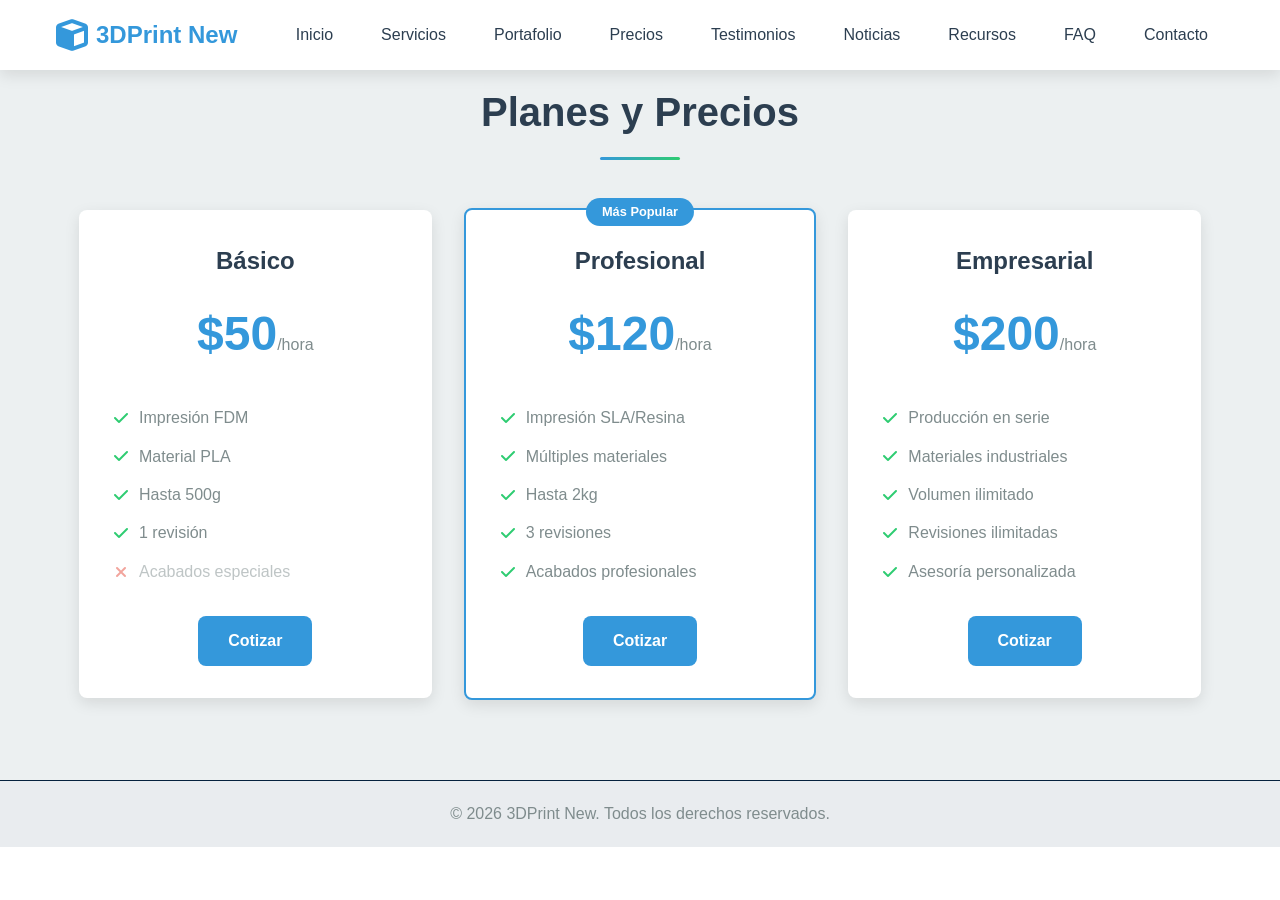
<file: web_tecnologico/planes.html>
<!DOCTYPE html>
<html lang="es">
<head>
    <meta charset="UTF-8">
    <meta name="viewport" content="width=device-width, initial-scale=1.0">
    <title>3DPrint New - Impresiones 3D Profesionales</title>
    <link rel="stylesheet" href="css/styles.css">
    <!-- Font Awesome para iconos -->
    <link rel="stylesheet" href="https://cdnjs.cloudflare.com/ajax/libs/font-awesome/6.0.0/css/all.min.css">
</head>
<body>
     <nav class="navbar">
        <div class="nav-container">
            <div class="logo">
                <i class="fas fa-cube"></i>
                <span>3DPrint New</span>
            </div>
            <div class="menu-toggle" id="menuToggle">
                <i class="fas fa-bars"></i>
            </div>
            <ul class="nav-menu" id="navMenu">
                <li><a href="index.html">Inicio</a></li>
                <li><a href="#servicios">Servicios</a></li>
                <li><a href="portafolio.html">Portafolio</a></li>
                <li><a href="planes.html">Precios</a></li>
                <li><a href="#testimonios">Testimonios</a></li>
                <li><a href="#noticias">Noticias</a></li>
                <li><a href="#recursos">Recursos</a></li>
                <li><a href="#faq">FAQ</a></li>
                <li><a href="#contacto">Contacto</a></li>
            </ul>
        </div>
    </nav>
    <!-- Precios -->
    <section id="precios" class="pricing">
        <div class="container">
            <h2 class="section-title">Planes y Precios</h2>
            <div class="pricing-grid">
                <div class="pricing-card">
                    <h3>Básico</h3>
                    <div class="price">$50<span>/hora</span></div>
                    <ul class="features">
                        <li><i class="fas fa-check"></i> Impresión FDM</li>
                        <li><i class="fas fa-check"></i> Material PLA</li>
                        <li><i class="fas fa-check"></i> Hasta 500g</li>
                        <li><i class="fas fa-check"></i> 1 revisión</li>
                        <li class="disabled"><i class="fas fa-times"></i> Acabados especiales</li>
                    </ul>
                    <a href="#contacto" class="btn btn-primary">Cotizar</a>
                </div>
                <div class="pricing-card featured">
                    <div class="popular">Más Popular</div>
                    <h3>Profesional</h3>
                    <div class="price">$120<span>/hora</span></div>
                    <ul class="features">
                        <li><i class="fas fa-check"></i> Impresión SLA/Resina</li>
                        <li><i class="fas fa-check"></i> Múltiples materiales</li>
                        <li><i class="fas fa-check"></i> Hasta 2kg</li>
                        <li><i class="fas fa-check"></i> 3 revisiones</li>
                        <li><i class="fas fa-check"></i> Acabados profesionales</li>
                    </ul>
                    <a href="#contacto" class="btn btn-primary">Cotizar</a>
                </div>
                <div class="pricing-card">
                    <h3>Empresarial</h3>
                    <div class="price">$200<span>/hora</span></div>
                    <ul class="features">
                        <li><i class="fas fa-check"></i> Producción en serie</li>
                        <li><i class="fas fa-check"></i> Materiales industriales</li>
                        <li><i class="fas fa-check"></i> Volumen ilimitado</li>
                        <li><i class="fas fa-check"></i> Revisiones ilimitadas</li>
                        <li><i class="fas fa-check"></i> Asesoría personalizada</li>
                    </ul>
                    <a href="#contacto" class="btn btn-primary">Cotizar</a>
                </div>
            </div>
        </div>
    </section>
</body>
           <div class="footer">
            <p>© 2026 3DPrint New. Todos los derechos reservados.</p>
            </div>
        
    </footer>
    <script src="js/main.js"></script>
</body>
</html>
</file>
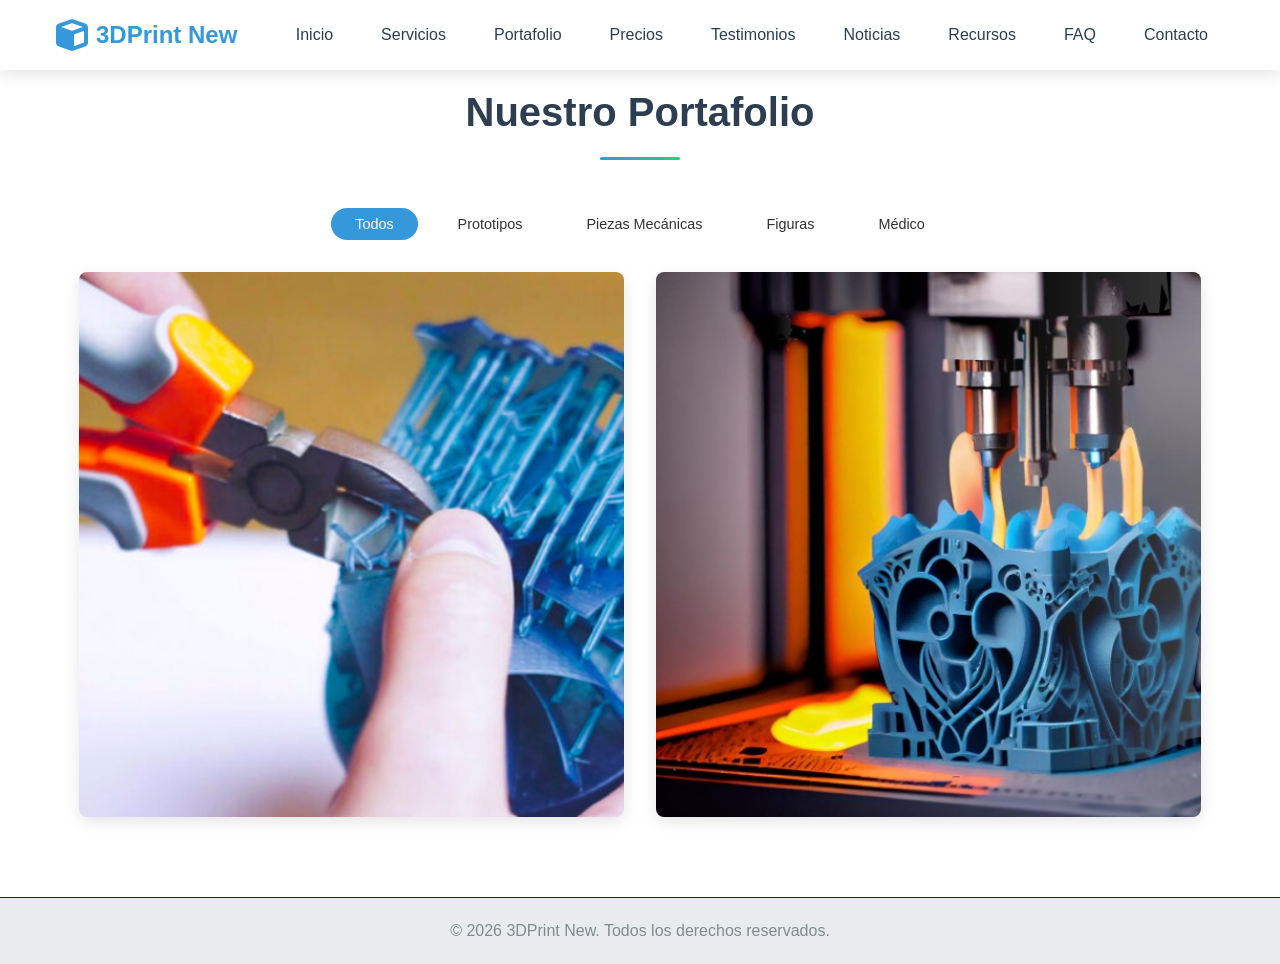
<file: web_tecnologico/portafolio.html>
<!DOCTYPE html>
<html lang="es">
<head>
    <meta charset="UTF-8">
    <meta name="viewport" content="width=device-width, initial-scale=1.0">
    <title>3DPrint New - Impresiones 3D Profesionales</title>
    <link rel="stylesheet" href="css/styles.css">
    <!-- Font Awesome para iconos -->
    <link rel="stylesheet" href="https://cdnjs.cloudflare.com/ajax/libs/font-awesome/6.0.0/css/all.min.css">
</head>
<body>
     <nav class="navbar">
        <div class="nav-container">
            <div class="logo">
                <i class="fas fa-cube"></i>
                <span>3DPrint New</span>
            </div>
            <div class="menu-toggle" id="menuToggle">
                <i class="fas fa-bars"></i>
            </div>
            <ul class="nav-menu" id="navMenu">
                <li><a href="index.html">Inicio</a></li>
                <li><a href="#servicios">Servicios</a></li>
                <li><a href="portafolio.html">Portafolio</a></li>
                <li><a href="planes.html">Precios</a></li>
                <li><a href="#testimonios">Testimonios</a></li>
                <li><a href="#noticias">Noticias</a></li>
                <li><a href="#recursos">Recursos</a></li>
                <li><a href="#faq">FAQ</a></li>
                <li><a href="#contacto">Contacto</a></li>
            </ul>
        </div>
    </nav>
 <!-- Portafolio -->
    <section id="portafolio" class="portfolio">
        <div class="container">
            <h2 class="section-title">Nuestro Portafolio</h2>
            <div class="portfolio-filters">
                <button class="filter-btn active" data-filter="all">Todos</button>
                <button class="filter-btn" data-filter="prototipos">Prototipos</button>
                <button class="filter-btn" data-filter="piezas">Piezas Mecánicas</button>
                <button class="filter-btn" data-filter="figuras">Figuras</button>
                <button class="filter-btn" data-filter="medico">Médico</button>
            </div>
            <div class="portfolio-grid" id="portfolioGrid">
                <!-- Se llenará con JavaScript -->
            </div>
        </div>
    </section>
</body>
           <div class="footer">
            <p>© 2026 3DPrint New. Todos los derechos reservados.</p>
            </div>
        
    </footer>
    <script src="js/main.js"></script>
</body>
</html>
</file>
<file: biografia/estilos.css>
/* Estilos principales */
body {
    background: linear-gradient(135deg, #f5f7fa 0%, #c3cfe2 100%);
    font-family: 'Segoe UI', Tahoma, Geneva, Verdana, sans-serif;
    margin: 0;
    padding: 30px;
    min-height: 100vh;
    line-height: 1.6;
}

.container {
    max-width: 800px;
    margin: 0 auto;
    background-color: rgba(255, 255, 255, 0.9);
    padding: 40px;
    border-radius: 15px;
    box-shadow: 0 10px 30px rgba(0,0,0,0.1);
}

h1 {
    color: #a57f0d;
    font-size: 48px;
    text-align: center;
    text-transform: uppercase;
    letter-spacing: 3px;
    text-shadow: 2px 2px 4px rgba(0,0,0,0.1);
    margin-bottom: 30px;
    border-bottom: 3px solid #3498db;
    padding-bottom: 15px;
}

h2 {
    color: #e74c3c;
    font-size: 32px;
    border-left: 5px solid #e74c3c;
    padding-left: 15px;
    margin-top: 30px;
}



.info-personal {
    background-color: #f8f9fa;
    padding: 20px;
    border-radius: 10px;
    margin: 20px 0;
}

.info-personal p {
    color: #34495e;
    font-size: 18px;
    margin: 10px 0;
}


.seccion {
    margin: 30px 0;
    padding: 20px;
    background-color: #ffffff;
    border-radius: 10px;
    box-shadow: 0 2px 5px rgba(0,0,0,0.05);
}

.seccion.contacto {
    text-align: center;
}

/* Listas */
ul {
    list-style-type: none;
    padding: 0;
}

ul li {
    color: #2c3e50;
    font-size: 18px;
    padding: 8px 0 8px 30px;
    background: url('data:image/svg+xml;utf8,<svg xmlns="http://www.w3.org/2000/svg" width="16" height="16" viewBox="0 0 24 24" fill="%233498db"><path d="M12 2C6.48 2 2 6.48 2 12s4.48 10 10 10 10-4.48 10-10S17.52 2 12 2zm-2 15l-5-5 1.41-1.41L10 14.17l7.59-7.59L19 8l-9 9z"/></svg>') left center no-repeat;
    background-size: 20px;
}

/* Cita */
.cita {
    font-style: italic;
    color: #7f8c8d;
    font-size: 20px;
    text-align: center;
    padding: 20px;
    border-top: 2px dashed #3498db;
    border-bottom: 2px dashed #3498db;
    margin: 30px 0;
}

/* Enlaces */
a {
    color: #3498db;
    text-decoration: none;
    font-weight: bold;
    transition: all 0.3s ease;
}

a:hover {
    color: #e74c3c;
    text-decoration: underline;
}

/* Footer */
.footer {
    text-align: center;
    color: #7f8c8d;
    margin-top: 40px;
    font-size: 14px;
}
</file>
<file: cv_m_web/styles.css>
* {
    margin: 0;
    padding: 0;
    box-sizing: border-box;
    font-family: 'Segoe UI', Tahoma, Geneva, Verdana, sans-serif;
}

body {
    background: linear-gradient(135deg, #667eea 0%, #764ba2 100%);
    padding: 40px 20px;
    min-height: 100vh;
    display: flex;
    justify-content: center;
    align-items: center;
}

.container {
    max-width: 1200px;
    width: 100%;
    background: #ffffff;
    border-radius: 20px;
    box-shadow: 0 20px 60px rgba(0, 0, 0, 0.3);
    overflow: hidden;
}

.header {
    background: linear-gradient(135deg, #667eea 0%, #764ba2 100%);
    color: #ffffff;
    padding: 40px;
}

.profile-container {
    display: flex;
    align-items: center;
    gap: 30px;
    margin-bottom: 20px;
}

@media (max-width: 768px) {
    .profile-container {
        flex-direction: column;
        text-align: center;
    }
}

.profile-photo {
    flex-shrink: 0;
    width: 150px;
    height: 150px;
    border-radius: 50%;
    overflow: hidden;
    border: 4px solid #ffffff;
    box-shadow: 0 5px 15px rgba(0, 0, 0, 0.2);
}

.profile-photo img {
    width: 100%;
    height: 100%;
    object-fit: cover;
}

.photo-placeholder {
    width: 100%;
    height: 100%;
    background: rgba(255, 255, 255, 0.2);
    display: flex;
    justify-content: center;
    align-items: center;
    font-size: 3em;
}

.profile-info {
    flex: 1;
}

.profile-info h1 {
    font-size: 2.5em;
    margin-bottom: 10px;
    letter-spacing: 2px;
}

@media (max-width: 768px) {
    .profile-info h1 {
        font-size: 2em;
    }
}

.profile-info h2 {
    font-size: 1.3em;
    font-weight: 300;
    margin-bottom: 20px;
    opacity: 0.95;
}

.contact-info {
    display: flex;
    gap: 30px;
    flex-wrap: wrap;
}

@media (max-width: 768px) {
    .contact-info {
        justify-content: center;
    }
}

.contact-info span {
    display: flex;
    align-items: center;
    gap: 8px;
}

.objective {
    max-width: 800px;
    margin: 20px auto 0;
    text-align: center;
    line-height: 1.6;
}

.main-content {
    display: grid;
    grid-template-columns: 1fr 2fr;
    gap: 30px;
    padding: 40px;
}

@media (max-width: 768px) {
    .main-content {
        grid-template-columns: 1fr;
    }
}

.sidebar {
    background: #f8f9fa;
    padding: 25px;
    border-radius: 15px;
}

.section {
    margin-bottom: 30px;
}

.section h3 {
    color: #2c3e50;
    font-size: 1.3em;
    margin-bottom: 20px;
    padding-bottom: 10px;
    border-bottom: 3px solid #667eea;
    position: relative;
}

.section h3::after {
    content: '';
    position: absolute;
    bottom: -3px;
    left: 0;
    width: 50px;
    height: 3px;
    background: #764ba2;
}

/* Education */
.education-item {
    margin-bottom: 20px;
}

.education-item h4 {
    color: #2c3e50;
    font-size: 1.1em;
    margin-bottom: 5px;
}

.education-item .institution {
    color: #667eea;
    font-weight: 600;
    margin-bottom: 5px;
}

.education-item .date {
    color: #7f8c8d;
    font-size: 0.9em;
}

/* Skills */
.skills-list {
    list-style: none;
}

.skills-list li {
    margin-bottom: 12px;
    display: flex;
    align-items: center;
    gap: 10px;
}

.skills-list li::before {
    content: "•";
    color: #667eea;
    font-weight: bold;
    font-size: 1.5em;
}

/* Tech Skills */
.tech-skills {
    display: flex;
    flex-direction: column;
    gap: 15px;
}

.tech-skill-item {
    background: #ffffff;
    padding: 10px 15px;
    border-radius: 8px;
    box-shadow: 0 2px 5px rgba(0, 0, 0, 0.1);
}

.tech-skill-item strong {
    color: #2c3e50;
    display: block;
    margin-bottom: 5px;
}

.tech-skill-item span {
    color: #667eea;
    font-size: 0.9em;
}

/* Experience */
.experience-item {
    margin-bottom: 30px;
    padding: 20px;
    background: #f8f9fa;
    border-radius: 10px;
    border-left: 4px solid #667eea;
}

.experience-header {
    display: flex;
    justify-content: space-between;
    align-items: center;
    margin-bottom: 10px;
    flex-wrap: wrap;
}

.experience-header h4 {
    color: #2c3e50;
    font-size: 1.2em;
}

.company {
    color: #667eea;
    font-weight: 600;
}

.date {
    color: #7f8c8d;
    font-size: 0.9em;
}

.experience-item ul {
    list-style: none;
    margin-top: 10px;
}

.experience-item ul li {
    margin-bottom: 8px;
    padding-left: 20px;
    position: relative;
    color: #555;
}

.experience-item ul li::before {
    content: "→";
    color: #667eea;
    position: absolute;
    left: 0;
}

/* Certifications */
.certification-item {
    background: #f8f9fa;
    padding: 15px;
    border-radius: 8px;
    margin-bottom: 10px;
    border-left: 3px solid #667eea;
}

.certification-item h5 {
    color: #2c3e50;
    margin-bottom: 5px;
}

.certification-item .date {
    color: #667eea;
    font-size: 0.9em;
}

/* References */
.reference-item {
    background: #ffffff;
    padding: 15px;
    border-radius: 8px;
    margin-bottom: 10px;
    box-shadow: 0 2px 5px rgba(0, 0, 0, 0.1);
}

.reference-item h5 {
    color: #2c3e50;
    margin-bottom: 5px;
}

.reference-item p {
    color: #667eea;
    margin-bottom: 5px;
}

.reference-item .phone {
    color: #7f8c8d;
    font-size: 0.9em;
}

/* Footer */
.footer {
    background: #e9ecef;
    padding: 20px;
    text-align: center;
    color: #7f8c8d;
    border-top: 1px solid #dee2e6;
}
</file>
<file: navegacion/css/styles.css>
* {
    margin: 0;
    padding: 0;
    box-sizing: border-box;
}

body {
    font-family: 'Segoe UI', Tahoma, Geneva, Verdana, sans-serif;
    line-height: 1.6;
    color: #15a080;
}


.navbar {
    background-color: #2c3e50;
    padding: 1rem 0;
    position: sticky;
    top: 0;
    z-index: 1000;
    box-shadow: 0 2px 10px rgba(14, 76, 152, 0.1);
}

.nav-container {
    max-width: 1200px;
    margin: 0 auto;
    display: flex;
    justify-content: space-between;
    align-items: center;
    padding: 0 20px;
}


.logo {
    color: white;
    font-size: 1.5rem;
    font-weight: bold;
    text-decoration: none;
    transition: color 0.3s ease;
    
}

.logo:hover {
    color: #3498db;
}

.nav-menu {
    display: flex;
    list-style: none;
    gap: 1.5rem;
    align-items: center;
    flex-wrap: wrap;
}


.nav-menu a {
    text-decoration: none;
    font-weight: 500;
    padding: 0.5rem 1rem;
    border-radius: 4px;
    transition: all 0.3s ease;
}

.nav-link {
    color: #ecf0f1;
}

.nav-link:hover {
    background-color: #34495e;
    color: #3498db;
}


.nav-link:active {
    background-color: #e74c3c;
    color: white;
    transform: scale(0.95);
}


.separador {
    color: #7f8c8d;
    font-weight: bold;
    margin: 0 0.5rem;
}


.social-link {
    width: 40px;
    height: 40px;
    background: rgba(255, 255, 255, 0.2);
    border-radius: 50%;
    display: flex;
    align-items: center;
    justify-content: center;
    color: var(--white);
    text-decoration: none;
    transition: var(--transition);
}


.social-link:hover {
    background-color: #c9d2d8;
    color: white;
}


.social-link:active {
    background-color: #e67e22;
    border-color: #e67e22;
    color: white;
    transform: scale(0.95);
}


.nav-menu a:focus {
    outline: 2px solid #f1c40f;
    outline-offset: 2px;
}

.section {
    max-width: 800px;
    margin: 2rem auto;
    padding: 2rem;
    background-color: #f9f9f9;
    border-radius: 8px;
    box-shadow: 0 2px 5px rgba(0,0,0,0.05);
    scroll-margin-top: 80px; /* Compensa la barra fija al navegar por anclas */
}

.section h2 {
    color: #2c3e50;
    margin-bottom: 1rem;
    border-bottom: 2px solid #3498db;
    padding-bottom: 0.5rem;
}

/* Responsive para móviles */
@media (max-width: 768px) {
    .nav-container {
        flex-direction: column;
        gap: 1rem;
    }
    
    .nav-menu {
        justify-content: center;
        gap: 0.8rem;
    }
    
    .nav-menu a {
        padding: 0.3rem 0.6rem;
        font-size: 0.9rem;
    }
    
    .separador {
        display: none; 
    }
}
</file>
<file: web_tecnologico/css/styles.css>
/* ===== VARIABLES ===== */
:root {
    --primary-color: #3498db;
    --secondary-color: #2ecc71;
    --dark-color: #2c3e50;
    --light-color: #ecf0f1;
    --danger-color: #e74c3c;
    --text-color: #333;
    --text-light: #7f8c8d;
    --white: #fff;
    --black: #000;
    --shadow: 0 5px 15px rgba(0,0,0,0.1);
    --shadow-hover: 0 8px 25px rgba(0,0,0,0.15);
    --transition: all 0.3s ease;
    --border-radius: 8px;
}

/* ===== RESET ===== */
* {
    margin: 0;
    padding: 0;
    box-sizing: border-box;
}

html {
    scroll-behavior: smooth;
    font-size: 16px;
}

body {
    font-family: 'Segoe UI', Tahoma, Geneva, Verdana, sans-serif;
    line-height: 1.6;
    color: var(--text-color);
    overflow-x: hidden;
}

/* ===== UTILIDADES ===== */
.container {
    width: 90%;
    max-width: 1200px;
    margin: 0 auto;
    padding: 0 15px;
}

.section-title {
    text-align: center;
    font-size: clamp(1.8rem, 4vw, 2.5rem);
    margin-bottom: 3rem;
    color: var(--dark-color);
    position: relative;
    padding-bottom: 1rem;
}

.section-title::after {
    content: '';
    position: absolute;
    bottom: 0;
    left: 50%;
    transform: translateX(-50%);
    width: 80px;
    height: 3px;
    background: linear-gradient(90deg, var(--primary-color), var(--secondary-color));
    border-radius: 3px;
}

/* ===== BOTONES ===== */
.btn {
    display: inline-block;
    padding: 12px 30px;
    border-radius: var(--border-radius);
    text-decoration: none;
    font-weight: 600;
    transition: var(--transition);
    cursor: pointer;
    border: none;
    font-size: 1rem;
}

.btn-primary {
    background: var(--primary-color);
    color: var(--white);
}

.btn-primary:hover {
    background: #2980b9;
    transform: translateY(-2px);
    box-shadow: var(--shadow-hover);
}

.btn-secondary {
    background: transparent;
    color: var(--primary-color);
    border: 2px solid var(--primary-color);
}

.btn-secondary:hover {
    background: var(--primary-color);
    color: var(--white);
    transform: translateY(-2px);
}

/* ===== NAVBAR ===== */
.navbar {
    background: var(--white);
    box-shadow: var(--shadow);
    position: fixed;
    top: 0;
    left: 0;
    width: 100%;
    z-index: 1000;
}

.nav-container {
    max-width: 1200px;
    margin: 0 auto;
    padding: 1rem;
    display: flex;
    justify-content: space-between;
    align-items: center;
}

.logo {
    display: flex;
    align-items: center;
    gap: 0.5rem;
    font-size: 1.5rem;
    font-weight: bold;
    color: var(--primary-color);
}

.logo i {
    font-size: 2rem;
}

.menu-toggle {
    display: none;
    font-size: 1rem;
    cursor: pointer;
    color: var(--dark-color);
}

.nav-menu {
    display: flex;
    list-style: none;
    gap: 1rem;
}

.nav-menu a {
    text-decoration: none;
    color: var(--dark-color);
    font-weight: 500;
    transition: var(--transition);
    padding: 0.5rem 1rem;
    border-radius: var(--border-radius);
}

.nav-menu a:hover,
.nav-menu a.active {
    color: var(--primary-color);
    background: rgba(52, 152, 219, 0.1);
}

/* ===== HERO SECTION ===== */
.hero {
    height: 100vh;
    background: linear-gradient(135deg, rgba(52,152,219,0.9), rgba(46,204,113,0.9)), 
                url('https://via.placeholder.com/1920x1080') center/cover;
    display: flex;
    align-items: center;
    justify-content: center;
    text-align: center;
    color: var(--white);
    padding-top: 80px;
}

.hero-content {
    max-width: 800px;
    padding: 2rem;
}

.hero-content h1 {
    font-size: clamp(2rem, 6vw, 3.5rem);
    margin-bottom: 1rem;
    animation: fadeInUp 1s ease;
}

.hero-content p {
    font-size: clamp(1rem, 3vw, 1.2rem);
    margin-bottom: 2rem;
    animation: fadeInUp 1s ease 0.2s both;
}

.hero-buttons {
    display: flex;
    gap: 1rem;
    justify-content: center;
    animation: fadeInUp 1s ease 0.4s both;
}

@keyframes fadeInUp {
    from {
        opacity: 0;
        transform: translateY(30px);
    }
    to {
        opacity: 1;
        transform: translateY(0);
    }
}

/* ===== DESCRIPCIÓN ===== */
.description {
    padding: 5rem 0;
    background: var(--white);
}

.description-content {
    display: grid;
    grid-template-columns: 1fr 1fr;
    gap: 3rem;
    align-items: center;
}

.description-text p {
    margin-bottom: 1rem;
    color: var(--text-light);
    line-height: 1.8;
}

.stats {
    display: grid;
    grid-template-columns: repeat(3, 1fr);
    gap: 1rem;
    margin-top: 2rem;
}

.stat-item {
    text-align: center;
}

.stat-number {
    display: block;
    font-size: 2rem;
    font-weight: bold;
    color: var(--primary-color);
}

.stat-label {
    font-size: 0.9rem;
    color: var(--text-light);
}

.description-image {
    text-align: center;
    color: var(--primary-color);
    animation: float 3s ease-in-out infinite;
}

@keyframes float {
    0%, 100% { transform: translateY(0); }
    50% { transform: translateY(-20px); }
}

/* ===== SERVICIOS ===== */
.services {
    padding: 5rem 0;
    background: var(--light-color);
}

.services-grid {
    display: grid;
    grid-template-columns: repeat(auto-fit, minmax(250px, 1fr));
    gap: 2rem;
}

.service-card {
    background: var(--white);
    padding: 2rem;
    border-radius: var(--border-radius);
    text-align: center;
    box-shadow: var(--shadow);
    transition: var(--transition);
}

.service-card:hover {
    transform: translateY(-10px);
    box-shadow: var(--shadow-hover);
}

.service-card i {
    color: var(--primary-color);
    margin-bottom: 1rem;
}

.service-card h3 {
    margin-bottom: 1rem;
    color: var(--dark-color);
}

.service-card p {
    color: var(--text-light);
}

/* ===== PORTAFOLIO ===== */
.portfolio {
    padding: 5rem 0;
}

.portfolio-filters {
    display: flex;
    justify-content: center;
    gap: 1rem;
    margin-bottom: 2rem;
    flex-wrap: wrap;
}

.filter-btn {
    padding: 0.5rem 1.5rem;
    border: none;
    background: transparent;
    color: var(--text-color);
    cursor: pointer;
    border-radius: 25px;
    transition: var(--transition);
    font-size: 0.9rem;
}

.filter-btn:hover,
.filter-btn.active {
    background: var(--primary-color);
    color: var(--white);
}

.portfolio-grid {
    display: grid;
    grid-template-columns: repeat(auto-fit, minmax(300px, 1fr));
    gap: 2rem;
}

.portfolio-item {
    position: relative;
    border-radius: var(--border-radius);
    overflow: hidden;
    box-shadow: var(--shadow);
    cursor: pointer;
    aspect-ratio: 1;
}

.portfolio-item img {
    width: 100%;
    height: 100%;
    object-fit: cover;
    transition: var(--transition);
}

.portfolio-overlay {
    position: absolute;
    top: 0;
    left: 0;
    width: 100%;
    height: 100%;
    background: linear-gradient(135deg, var(--primary-color), var(--secondary-color));
    display: flex;
    flex-direction: column;
    justify-content: center;
    align-items: center;
    color: var(--white);
    opacity: 0;
    transition: var(--transition);
    padding: 1rem;
    text-align: center;
}

.portfolio-item:hover .portfolio-overlay {
    opacity: 0.9;
}

.portfolio-item:hover img {
    transform: scale(1.1);
}

.portfolio-overlay h3 {
    margin-bottom: 0.5rem;
    transform: translateY(20px);
    transition: var(--transition);
}

.portfolio-overlay p {
    transform: translateY(20px);
    transition: var(--transition) 0.1s;
}

.portfolio-item:hover .portfolio-overlay h3,
.portfolio-item:hover .portfolio-overlay p {
    transform: translateY(0);
}

/* ===== PRECIOS ===== */
.pricing {
    padding: 5rem 0;
    background: var(--light-color);
}

.pricing-grid {
    display: grid;
    grid-template-columns: repeat(auto-fit, minmax(280px, 1fr));
    gap: 2rem;
    align-items: center;
}

.pricing-card {
    background: var(--white);
    padding: 2rem;
    border-radius: var(--border-radius);
    text-align: center;
    box-shadow: var(--shadow);
    transition: var(--transition);
    position: relative;
}

.pricing-card.featured {
    transform: scale(1.05);
    border: 2px solid var(--primary-color);
}

.popular {
    position: absolute;
    top: -12px;
    left: 50%;
    transform: translateX(-50%);
    background: var(--primary-color);
    color: var(--white);
    padding: 0.25rem 1rem;
    border-radius: 20px;
    font-size: 0.8rem;
    font-weight: bold;
}

.pricing-card h3 {
    color: var(--dark-color);
    margin-bottom: 1rem;
    font-size: 1.5rem;
}

.price {
    font-size: 3rem;
    font-weight: bold;
    color: var(--primary-color);
    margin-bottom: 1rem;
}

.price span {
    font-size: 1rem;
    color: var(--text-light);
    font-weight: normal;
}

.features {
    list-style: none;
    margin: 2rem 0;
}

.features li {
    margin-bottom: 0.8rem;
    color: var(--text-light);
    display: flex;
    align-items: center;
    gap: 0.5rem;
}

.features i {
    width: 20px;
}

.features .fa-check {
    color: var(--secondary-color);
}

.features .fa-times {
    color: var(--danger-color);
}

.features .disabled {
    opacity: 0.5;
}

/* ===== TESTIMONIOS ===== */
.testimonials {
    padding: 5rem 0;
    position: relative;
}

.testimonials-slider {
    max-width: 800px;
    margin: 0 auto;
    position: relative;
    min-height: 300px;
}

.testimonial-card {
    background: var(--white);
    padding: 2rem;
    border-radius: var(--border-radius);
    box-shadow: var(--shadow);
    display: none;
    animation: fadeIn 0.5s ease;
}

.testimonial-card.active {
    display: block;
}

@keyframes fadeIn {
    from { opacity: 0; }
    to { opacity: 1; }
}

.testimonial-content {
    margin-bottom: 2rem;
}

.testimonial-content i {
    color: var(--primary-color);
    font-size: 2rem;
    margin-bottom: 1rem;
    opacity: 0.5;
}

.testimonial-content p {
    font-style: italic;
    line-height: 1.8;
}

.testimonial-author {
    display: flex;
    align-items: center;
    gap: 1rem;
}

.testimonial-author img {
    width: 60px;
    height: 60px;
    border-radius: 50%;
    object-fit: cover;
}

.testimonial-author h4 {
    color: var(--dark-color);
    margin-bottom: 0.25rem;
}

.testimonial-author p {
    color: var(--text-light);
    font-size: 0.9rem;
}

.slider-controls {
    display: flex;
    justify-content: center;
    gap: 1rem;
    margin-top: 2rem;
}

.slider-controls button {
    width: 40px;
    height: 40px;
    border-radius: 50%;
    border: none;
    background: var(--primary-color);
    color: var(--white);
    cursor: pointer;
    transition: var(--transition);
}

.slider-controls button:hover {
    background: var(--secondary-color);
    transform: scale(1.1);
}

/* ===== NOTICIAS ===== */
.news {
    padding: 5rem 0;
    background: var(--light-color);
}

.news-grid {
    display: grid;
    grid-template-columns: repeat(auto-fit, minmax(300px, 1fr));
    gap: 2rem;
}

.news-card {
    background: var(--white);
    border-radius: var(--border-radius);
    overflow: hidden;
    box-shadow: var(--shadow);
    transition: var(--transition);
}

.news-card:hover {
    transform: translateY(-5px);
    box-shadow: var(--shadow-hover);
}

.news-image {
    height: 200px;
    overflow: hidden;
}

.news-image img {
    width: 100%;
    height: 100%;
    object-fit: cover;
    transition: var(--transition);
}

.news-card:hover .news-image img {
    transform: scale(1.1);
}

.news-content {
    padding: 1.5rem;
}

.news-date {
    color: var(--primary-color);
    font-size: 0.9rem;
    margin-bottom: 0.5rem;
}

.news-content h3 {
    color: var(--dark-color);
    margin-bottom: 1rem;
}

.news-content p {
    color: var(--text-light);
    margin-bottom: 1rem;
}

.read-more {
    color: var(--primary-color);
    text-decoration: none;
    font-weight: 600;
    display: inline-flex;
    align-items: center;
    gap: 0.5rem;
}

.read-more:hover {
    gap: 1rem;
}

/* ===== RECURSOS ===== */
.resources {
    padding: 5rem 0;
}

.resources-grid {
    display: grid;
    grid-template-columns: repeat(auto-fit, minmax(250px, 1fr));
    gap: 2rem;
}

.resource-card {
    text-align: center;
    padding: 2rem;
    border-radius: var(--border-radius);
    background: var(--white);
    box-shadow: var(--shadow);
    transition: var(--transition);
}

.resource-card:hover {
    transform: translateY(-10px);
    box-shadow: var(--shadow-hover);
}

.resource-card i {
    color: var(--primary-color);
    margin-bottom: 1rem;
}

.resource-card h3 {
    color: var(--dark-color);
    margin-bottom: 1rem;
}

.resource-card p {
    color: var(--text-light);
    margin-bottom: 1.5rem;
}

/* ===== FAQ ===== */
.faq {
    padding: 5rem 0;
    background: var(--light-color);
}

.faq-grid {
    max-width: 800px;
    margin: 0 auto;
}

.faq-item {
    background: var(--white);
    border-radius: var(--border-radius);
    margin-bottom: 1rem;
    overflow: hidden;
    box-shadow: var(--shadow);
}

.faq-question {
    padding: 1.5rem;
    display: flex;
    justify-content: space-between;
    align-items: center;
    cursor: pointer;
    transition: var(--transition);
}

.faq-question:hover {
    background: rgba(52, 152, 219, 0.1);
}

.faq-question h3 {
    font-size: 1rem;
    color: var(--dark-color);
}

.faq-question i {
    transition: var(--transition);
}

.faq-item.active .faq-question i {
    transform: rotate(180deg);
}

.faq-answer {
    padding: 0 1.5rem;
    max-height: 0;
    overflow: hidden;
    transition: max-height 0.3s ease;
}

.faq-item.active .faq-answer {
    padding: 0 1.5rem 1.5rem;
    max-height: 200px;
}

.faq-answer p {
    color: var(--text-light);
    line-height: 1.8;
}

/* ===== CONTACTO ===== */
.contact {
    padding: 5rem 0;
}

.contact-container {
    display: grid;
    grid-template-columns: 1fr 1fr;
    gap: 3rem;
}

.contact-info {
    background: linear-gradient(135deg, var(--primary-color), var(--secondary-color));
    padding: 2rem;
    border-radius: var(--border-radius);
    color: var(--white);
}

.contact-info h3 {
    margin-bottom: 2rem;
    font-size: 1.5rem;
}

.info-item {
    display: flex;
    gap: 1rem;
    margin-bottom: 2rem;
}

.info-item i {
    font-size: 1.5rem;
}

.info-item h4 {
    margin-bottom: 0.5rem;
}

.info-item p {
    opacity: 0.9;
}

.social-links {
    display: flex;
    gap: 1rem;
    margin-top: 2rem;
}

.social-links a {
    width: 40px;
    height: 40px;
    background: rgba(255, 255, 255, 0.2);
    border-radius: 50%;
    display: flex;
    align-items: center;
    justify-content: center;
    color: var(--white);
    text-decoration: none;
    transition: var(--transition);
}

.social-links a:hover {
    background: var(--white);
    color: var(--primary-color);
    transform: translateY(-3px);
}

.contact-form {
    background: var(--white);
    padding: 2rem;
    border-radius: var(--border-radius);
    box-shadow: var(--shadow);
}

.contact-form h3 {
    margin-bottom: 2rem;
    color: var(--dark-color);
}

.form-group {
    position: relative;
    margin-bottom: 2rem;
}

.form-group input,
.form-group textarea,
.form-group select {
    width: 100%;
    padding: 0.75rem;
    border: 1px solid #ddd;
    border-radius: var(--border-radius);
    font-size: 1rem;
    transition: var(--transition);
}

.form-group select {
    background: var(--white);
    cursor: pointer;
}

.form-group label {
    position: absolute;
    left: 1rem;
    top: 50%;
    transform: translateY(-50%);
    background: var(--white);
    padding: 0 0.25rem;
    color: var(--text-light);
    transition: var(--transition);
    pointer-events: none;
}

.form-group textarea ~ label {
    top: 1rem;
    transform: none;
}

.form-group input:focus,
.form-group textarea:focus {
    border-color: var(--primary-color);
    outline: none;
}

.form-group input:focus ~ label,
.form-group input:valid ~ label,
.form-group textarea:focus ~ label,
.form-group textarea:valid ~ label {
    top: 0;
    transform: translateY(-50%) scale(0.9);
    color: var(--primary-color);
}

/* FOOTER  */
.footer {
    background: #e9ecef;
    padding: 20px;
    text-align: center;
    color: #7f8c8d;
    border-top: 1px solid #05213d;
}

.footer-content {
    display: grid;
    grid-template-columns: repeat(auto-fit, minmax(250px, 1fr));
    gap: 2rem;
    margin-bottom: 2rem;
}

.footer-section h4 {
    margin-bottom: 1rem;
    position: relative;
    padding-bottom: 0.5rem;
}

.footer-section h4::after {
    content: '';
    position: absolute;
    bottom: 0;
    left: 0;
    width: 50px;
    height: 2px;
    background: var(--primary-color);
}

.footer-section ul {
    list-style: none;
}

.footer-section ul li {
    margin-bottom: 0.5rem;
}

.footer-section ul a {
    color: var(--white);
    text-decoration: none;
    opacity: 0.8;
    transition: var(--transition);
}

.footer-section ul a:hover {
    opacity: 1;
    padding-left: 5px;
}

.footer-bottom {
    text-align: center;
    padding-top: 2rem;
    border-top: 1px solid rgba(255, 255, 255, 0.1);
}

/* ===== MEDIA QUERIES ===== */
@media (max-width: 768px) {
    .menu-toggle {
        display: block;
    }

    .nav-menu {
        position: fixed;
        left: -100%;
        top: 70px;
        flex-direction: column;
        background: var(--white);
        width: 100%;
        text-align: center;
        transition: var(--transition);
        box-shadow: var(--shadow);
        padding: 2rem 0;
        gap: 1rem;
    }

    .nav-menu.active {
        left: 0;
    }

    .nav-menu a {
        display: block;
        padding: 1rem;
    }

    .description-content,
    .contact-container {
        grid-template-columns: 1fr;
    }

    .pricing-card.featured {
        transform: scale(1);
    }

    .hero-buttons {
        flex-direction: column;
        align-items: center;
    }

    .btn {
        width: 100%;
        max-width: 300px;
    }

    .stats {
        grid-template-columns: 1fr;
        gap: 1.5rem;
    }

    .portfolio-filters {
        flex-direction: column;
        align-items: center;
    }

    .filter-btn {
        width: 100%;
        max-width: 200px;
    }

    .footer-content {
        text-align: center;
    }

    .footer-section h4::after {
        left: 50%;
        transform: translateX(-50%);
    }
}

@media (max-width: 480px) {
    html {
        font-size: 14px;
    }

    .section-title {
        margin-bottom: 2rem;
    }

    .service-card,
    .pricing-card,
    .resource-card {
        padding: 1.5rem;
    }

    .portfolio-grid,
    .news-grid,
    .resources-grid {
        grid-template-columns: 1fr;
    }

    .contact-form {
        padding: 1rem;
    }
}
</file>
